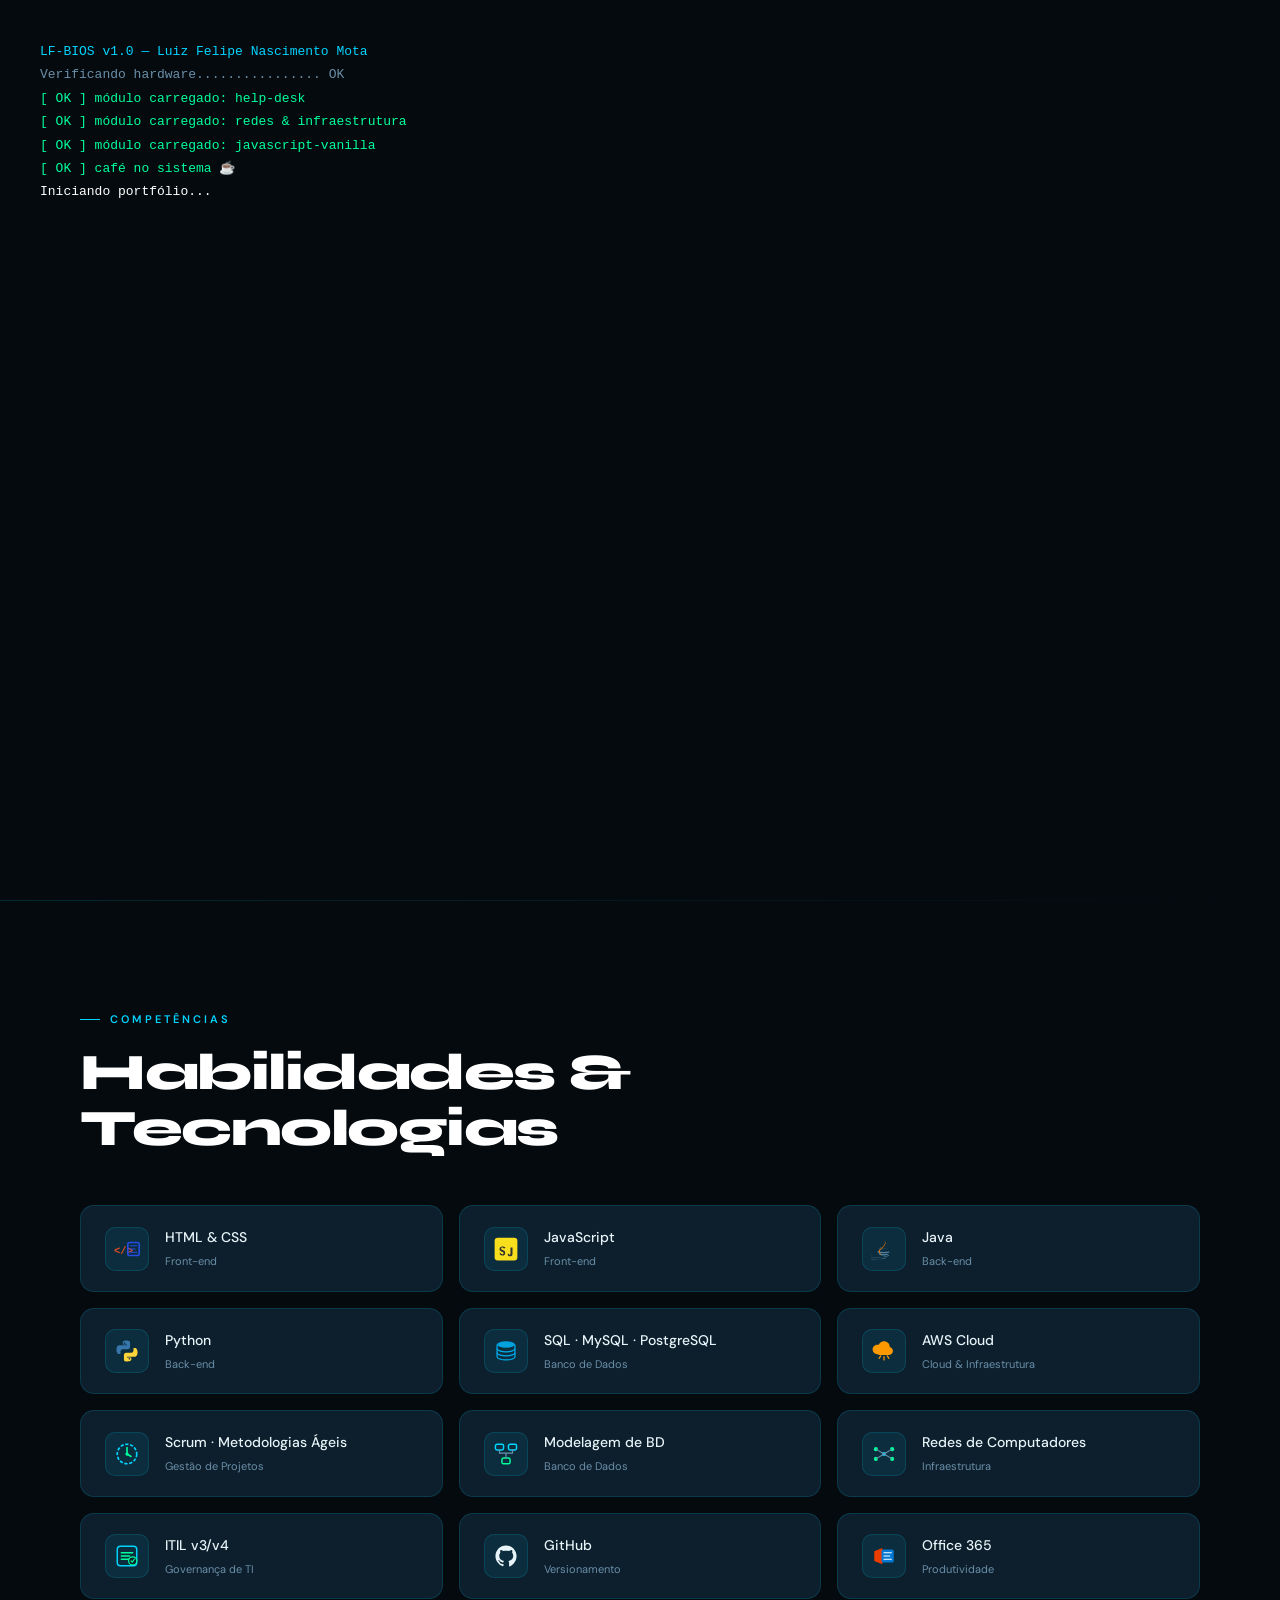
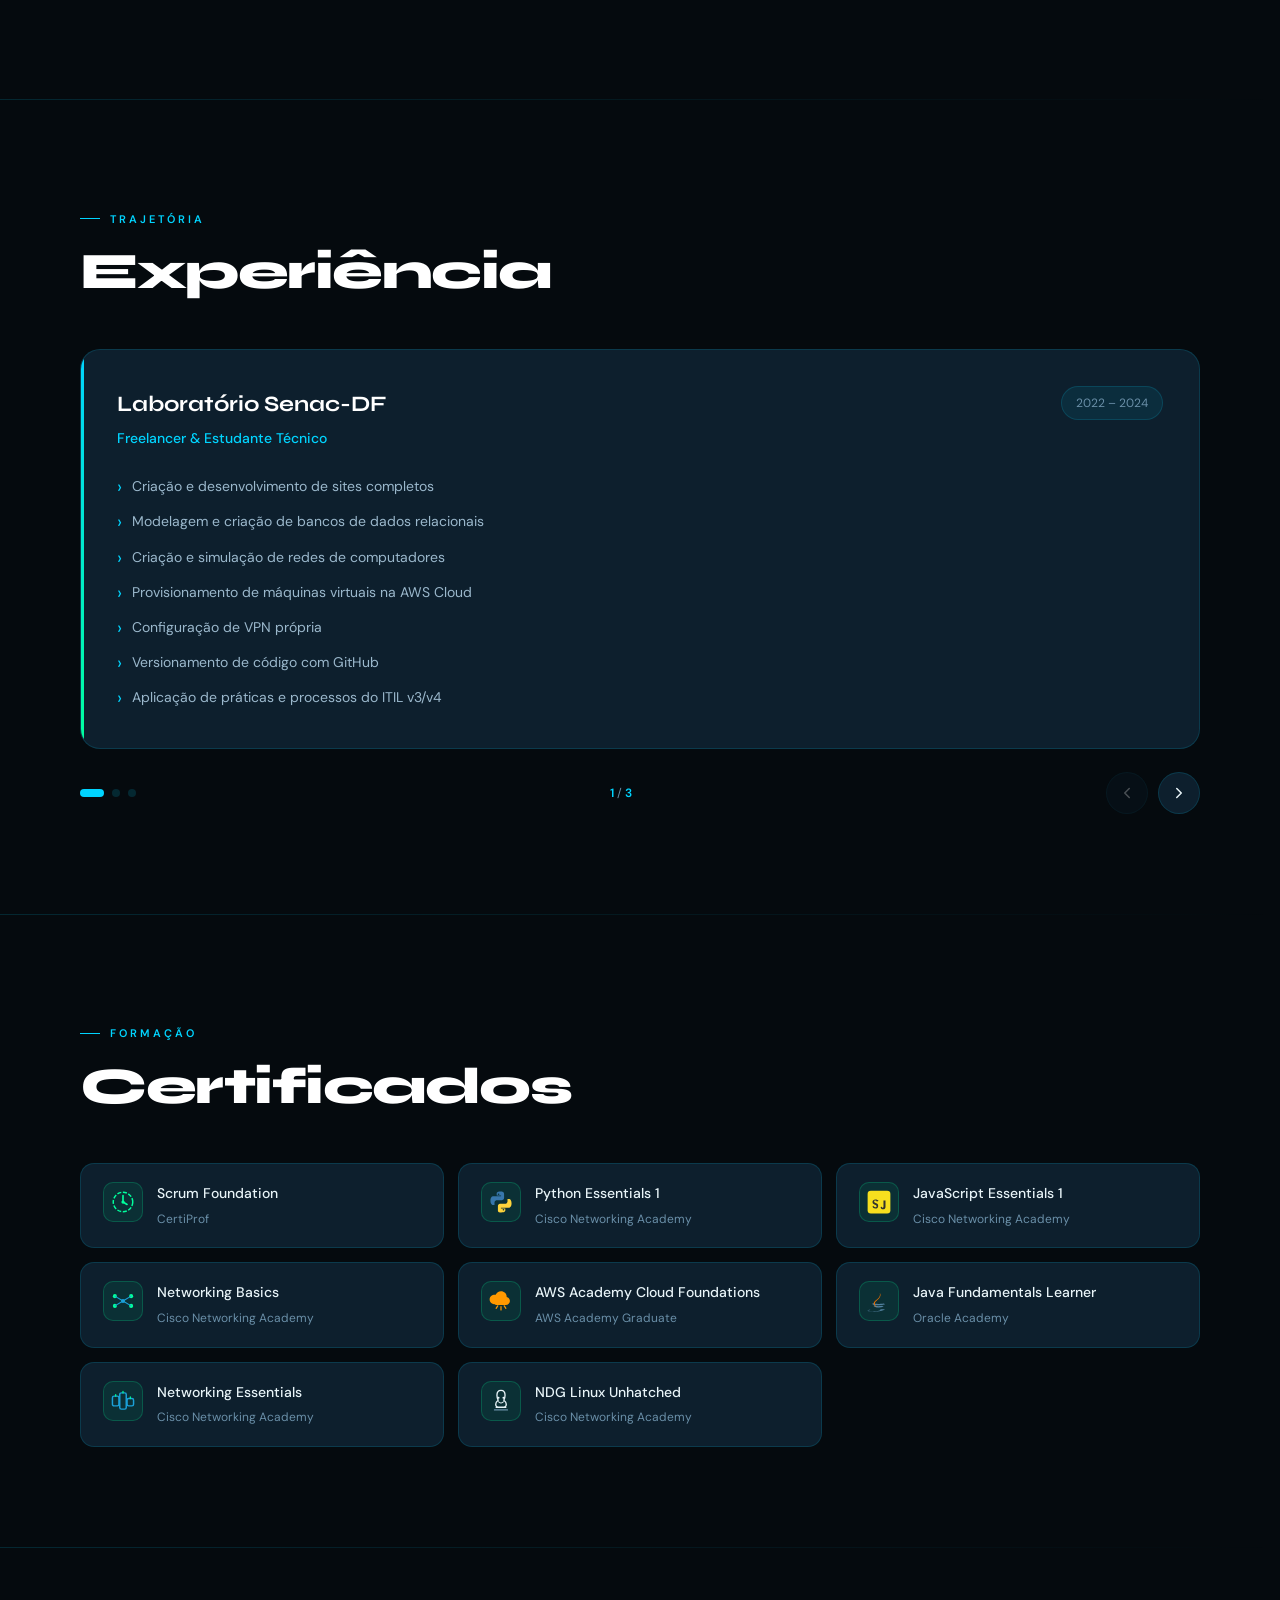
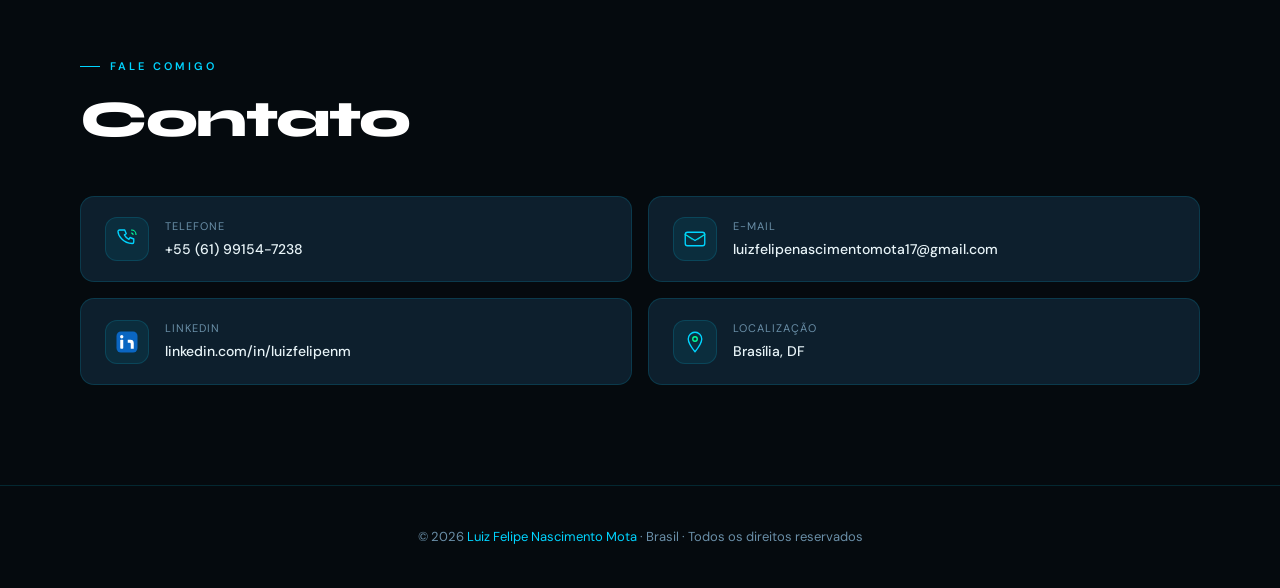
<file: index.html>
<!DOCTYPE html>
<html lang="pt-BR">
<head>
  <meta charset="UTF-8">
  <meta name="viewport" content="width=device-width, initial-scale=1.0">
  <link rel="icon" href="./assets/img/lf.ico" type="image/x-icon">
  <link rel="apple-touch-icon" href="./assets/img/lf-icon-512.png">
  <title> Luiz Felipe/Portfólio</title>
  <!-- Open Graph (preview em WhatsApp, Instagram, LinkedIn...) -->
  <meta property="og:type" content="website">
  <meta property="og:title" content="Luiz Felipe Nascimento Mota — Suporte de TI & Dev Web">
  <meta property="og:description" content="Portfólio de Luiz Felipe: suporte de TI, redes e projetos web feitos do zero com HTML, CSS e JavaScript. Brasília-DF.">
  <meta property="og:image" content="https://luizfelipenm.dev/assets/img/og-image.png">
  <meta property="og:image:width" content="1200">
  <meta property="og:image:height" content="630">
  <meta property="og:url" content="https://luizfelipenm.dev/">
  <meta name="twitter:card" content="summary_large_image">
  <meta name="description" content="Portfólio de Luiz Felipe: suporte de TI, redes e projetos web feitos do zero com HTML, CSS e JavaScript. Brasília-DF.">
  <link rel="preconnect" href="https://fonts.googleapis.com">
  <link href="https://fonts.googleapis.com/css2?family=Syne:wght@400;600;700;800&family=DM+Sans:ital,wght@0,300;0,400;0,500;1,300&display=swap" rel="stylesheet">
  <link rel="stylesheet" href="./assets/css/index.css">
  <link rel="stylesheet" href="./assets/css/efeitos.css">
</head>
<body>

<!-- Boot screen (primeira visita da sessão) -->
<div class="boot-screen" id="bootScreen">
  <div class="boot-log" id="bootLog"></div>
</div>

<!-- Cursor glow -->
<div class="cursor-glow" id="cursorGlow"></div>

<!-- Atalho flutuante: Terminal -->
<a href="./terminal.html" class="term-fab" title="Abrir o terminal interativo">
  <span class="term-fab-dots"><span></span><span></span><span></span></span>
  <span class="term-fab-text"><b>~$</b> terminal</span>
</a>

<!-- Navigation -->
<nav>
  <a href="#sobre" class="nav-logo">LF.</a>
  <ul class="nav-links">
    <li><a href="#sobre">Sobre</a></li>
    <li><a href="#habilidades">Skills</a></li>
    <li><a href="#experiencia">Experiência</a></li>
    <li><a href="#certificados">Certificados</a></li>
    <li><a href="#contato">Contato</a></li>
    <li><a href="./projetos.html" class="nav-projects">🗂️ Projetos</a></li>
    <li class="nav-games-wrap">
      <button class="nav-minigame nav-games-btn" id="gamesBtn" type="button">🎮 Mini Games ▾</button>
      <div class="games-dropdown" id="gamesDropdown">
        <a href="./speedtyping.html" class="games-dropdown-item">
          <span class="games-dd-icon">⌨️</span>
          <span>
            <span class="games-dd-name">Speed Typing</span>
            <span class="games-dd-sub">Termos de TI contra o tempo</span>
          </span>
        </a>
        <a href="./python.html" class="games-dropdown-item">
          <span class="games-dd-icon">🐍</span>
          <span>
            <span class="games-dd-name">Python Snake</span>
            <span class="games-dd-sub">A cobrinha caçadora de bugs</span>
          </span>
        </a>
      </div>
    </li>
  </ul>
  <button class="nav-hamburger" id="hamburger" aria-label="Abrir menu">
    <span></span><span></span><span></span>
  </button>
</nav>

<!-- Mobile Drawer -->
<div class="nav-drawer" id="navDrawer">
  <a href="#sobre"        onclick="closeDrawer()">Sobre</a>
  <a href="#habilidades"  onclick="closeDrawer()">Skills</a>
  <a href="#experiencia"  onclick="closeDrawer()">Experiência</a>
  <a href="#certificados" onclick="closeDrawer()">Certificados</a>
  <a href="#contato"      onclick="closeDrawer()">Contato</a>
  <a href="./projetos.html" class="drawer-projects">🗂️ Projetos</a>
  <div class="drawer-games-group">
    <div class="drawer-games-label">🎮 Mini Games</div>
    <div class="drawer-games-links">
      <a href="./speedtyping.html" onclick="closeDrawer()" class="drawer-game-item">⌨️ Speed Typing</a>
      <a href="./python.html" onclick="closeDrawer()" class="drawer-game-item">🐍 Python Snake</a>
    </div>
  </div>
</div>

<!-- Hero -->
<section class="hero" id="sobre">
  <div class="hero-content">
    <div class="hero-eyebrow">Disponível para oportunidades</div>
    <h1 class="hero-name">Luiz <span>Felipe</span><br>Nascimento Mota</h1>
    <p class="hero-role">Help Desk TI</p>
    <p class="hero-bio">
      Olá! Tenho 22 anos, trabalho de Help Desk na Ford Slaviero Brasília e concluí meu ensino superior no curso de Gestão da Tecnologia da Informação na Faculdade de Tecnologia e Inovação do Senac-DF. Apaixonado por tecnologia desde a infância, meu objetivo é crescer na área de TI, adquirindo experiência e certificações para construir uma carreira sólida.
    </p>
    <div class="hero-ctas">
      <a href="#contato" class="btn-primary">
        <svg width="16" height="16" viewBox="0 0 24 24" fill="none" stroke="currentColor" stroke-width="2.5"><path d="M4 4h16c1.1 0 2 .9 2 2v12c0 1.1-.9 2-2 2H4c-1.1 0-2-.9-2-2V6c0-1.1.9-2 2-2z"/><polyline points="22,6 12,13 2,6"/></svg>
        Entrar em Contato
      </a>
      <a href="./assets/curriculo-luiz-felipe.pdf" download class="btn-secondary">
        <svg width="16" height="16" viewBox="0 0 24 24" fill="none" stroke="currentColor" stroke-width="2.5" stroke-linecap="round" stroke-linejoin="round"><path d="M21 15v4a2 2 0 0 1-2 2H5a2 2 0 0 1-2-2v-4"/><polyline points="7 10 12 15 17 10"/><line x1="12" y1="15" x2="12" y2="3"/></svg>
        Baixar Currículo
      </a>
      <a href="https://www.linkedin.com/in/luizfelipenm/" target="_blank" class="btn-secondary">
        <svg width="16" height="16" viewBox="0 0 24 24" fill="currentColor"><path d="M16 8a6 6 0 0 1 6 6v7h-4v-7a2 2 0 0 0-2-2 2 2 0 0 0-2 2v7h-4v-7a6 6 0 0 1 6-6zM2 9h4v12H2z"/><circle cx="4" cy="4" r="2"/></svg>
        LinkedIn
      </a>
    </div>
    <!-- Seção "Agora" — atualize esta linha sempre que mudar de foco -->
    <div class="now-box">
      <span class="now-dot"></span>
      <span><b>Agora:</b> desenvolvendo o Perto App · React Native &amp; Supabase Realtime</span>
    </div>
  </div>
  <div class="hero-photo-wrap">
    <div class="hero-photo-frame">
      <img src="./assets/img/luizfelipenm.jpg" alt="Foto de Luiz Felipe"
           onerror="this.style.display='none'; this.nextElementSibling.style.display='flex';">
      <div class="hero-photo-placeholder" style="display:none;">LF</div>
    </div>
    <div class="floating-badge">
      <strong>22</strong>
      anos de idade
    </div>
  </div>
</section>

<div class="divider"></div>

<!-- Habilidades -->
<section id="habilidades">
  <div class="reveal">
    <div class="section-label">Competências</div>
    <h2 class="section-title">Habilidades &<br>Tecnologias</h2>
  </div>
  <div class="skills-grid">
    <!-- HTML & CSS -->
    <div class="skill-card reveal" style="animation-delay:0.05s">
      <div class="skill-icon icon-bounce">
        <svg viewBox="0 0 32 32" fill="none" xmlns="http://www.w3.org/2000/svg">
          <text x="0" y="22" font-size="13" font-weight="900" font-family="monospace" fill="#e44d26">&lt;/&gt;</text>
          <rect x="17" y="8" width="14" height="16" rx="2" fill="none" stroke="#264de4" stroke-width="2"/>
          <path d="M20 12h8M20 16h6M20 20h8" stroke="#264de4" stroke-width="1.5" stroke-linecap="round"/>
        </svg>
      </div>
      <div><div class="skill-name">HTML & CSS</div><div class="skill-cat">Front-end</div></div>
    </div>

    <!-- JavaScript -->
    <div class="skill-card reveal" style="animation-delay:0.1s">
      <div class="skill-icon icon-bounce">
        <svg viewBox="0 0 32 32" fill="none" xmlns="http://www.w3.org/2000/svg">
          <rect x="2" y="2" width="28" height="28" rx="4" fill="#f7df1e"/>
          <path d="M18 22c0 2 1.2 3 3 3s3-1 3-3V14h-2.5v7.8c0 .8-.4 1.2-1 1.2s-1-.5-1-1.2L18 22z" fill="#323330"/>
          <path d="M8 21.5c.5 1.2 1.5 2.5 3.5 2.5 2.2 0 3.5-1.2 3.5-3.2 0-1.8-1-2.7-3-3.5-1.5-.6-2-.9-2-1.8 0-.7.5-1.2 1.5-1.2.9 0 1.5.5 2 1.3l2-1.3C14.8 13.8 13.5 13 11.5 13c-2 0-3.5 1.2-3.5 3 0 1.8 1.2 2.7 3 3.5 1.5.6 2 1 2 1.8 0 .8-.6 1.2-1.5 1.2-1.2 0-2-.7-2.5-1.8L8 21.5z" fill="#323330"/>
        </svg>
      </div>
      <div><div class="skill-name">JavaScript</div><div class="skill-cat">Front-end</div></div>
    </div>

    <!-- Java -->
    <div class="skill-card reveal" style="animation-delay:0.15s">
      <div class="skill-icon icon-bounce">
        <svg viewBox="0 0 32 32" fill="none" xmlns="http://www.w3.org/2000/svg">
          <path d="M11 21s-1.5.9 1 1.2c3 .3 4.5.3 7.8-.3 0 0 .9.5 2 1-7 3-15.8-.5-10.8-1.9z" fill="#5382a1"/>
          <path d="M10 18s-1.7 1.3 1 1.5c3.5.3 6.3.3 11-.4 0 0 .6.6 1.5.9-9.7 2.8-20.5.2-13.5-2z" fill="#5382a1"/>
          <path d="M17 6s3.5 3.5-3.3 9c-5.5 4.3-1.3 6.7 0 9.5-3-2.7-5.2-5.1-3.7-7.3C12 14 18.5 12.3 17 6z" fill="#e76f00"/>
          <path d="M17.5 26s1.2 1-1 1.8c-3.8 1.2-16 1.5-19.4.5-1.2-.5.8-1 1.8-1.3.5-.1.8-.2.8-.2-1-.7-6 1.3-2.5 1.8 9.5 1.5 17.3-.7 20.3-2.6z" fill="#5382a1"/>
          <path d="M12.5 14.3S8.3 15.5 11 15.9c1.2.2 3.5.1 5.8-.1 1.8-.2 3.6-.5 3.6-.5s-.6.3-1 .5c-4 1-11.7.5-9.5-.5 1.9-.8 3.6-.9 3.6-.9l-1-.1z" fill="#5382a1"/>
          <path d="M22 23.3s1.1.9-1.2 1.6c-4.5 1.3-18.7 1.7-22.7.5-1.4-.4.9-1.1 2-1.3.6-.1.9-.1.9-.1-1.1-.8-7.2 1.5-3 2 11.1 1.8 20.3-.8 24-2.7z" fill="#5382a1"/>
        </svg>
      </div>
      <div><div class="skill-name">Java</div><div class="skill-cat">Back-end</div></div>
    </div>

    <!-- Python -->
    <div class="skill-card reveal" style="animation-delay:0.2s">
      <div class="skill-icon icon-bounce">
        <svg viewBox="0 0 32 32" fill="none" xmlns="http://www.w3.org/2000/svg">
          <path d="M15.9 3C10.3 3 10.7 5.4 10.7 5.4V8h5.4v1H6.8S3 8.6 3 14.2c0 5.7 3.2 5.5 3.2 5.5H8v-2.7s-.1-3.2 3.2-3.2h5.5s3.1.1 3.1-3V6c0 0 .4-3-3.9-3zM13 5.5a1 1 0 110 2 1 1 0 010-2z" fill="#3776ab"/>
          <path d="M16.1 29c5.6 0 5.2-2.4 5.2-2.4V24h-5.4v-1h9.3s3.8.4 3.8-5.2c0-5.7-3.2-5.5-3.2-5.5H24v2.7s.1 3.2-3.2 3.2h-5.5s-3.1-.1-3.1 3V26s-.4 3 3.9 3zM19 26.5a1 1 0 110-2 1 1 0 010 2z" fill="#ffd43b"/>
        </svg>
      </div>
      <div><div class="skill-name">Python</div><div class="skill-cat">Back-end</div></div>
    </div>

    <!-- SQL/MySQL/PostgreSQL -->
    <div class="skill-card reveal" style="animation-delay:0.25s">
      <div class="skill-icon icon-spin">
        <svg viewBox="0 0 32 32" fill="none" xmlns="http://www.w3.org/2000/svg">
          <ellipse cx="16" cy="8" rx="11" ry="4" fill="#00aff0" opacity=".9"/>
          <path d="M5 8v5c0 2.2 4.9 4 11 4s11-1.8 11-4V8" stroke="#00aff0" stroke-width="1.5"/>
          <path d="M5 13v5c0 2.2 4.9 4 11 4s11-1.8 11-4v-5" stroke="#00aff0" stroke-width="1.5"/>
          <path d="M5 18v5c0 2.2 4.9 4 11 4s11-1.8 11-4v-5" stroke="#00aff0" stroke-width="1.5"/>
        </svg>
      </div>
      <div><div class="skill-name">SQL · MySQL · PostgreSQL</div><div class="skill-cat">Banco de Dados</div></div>
    </div>

    <!-- AWS -->
    <div class="skill-card reveal" style="animation-delay:0.3s">
      <div class="skill-icon icon-bounce">
        <svg viewBox="0 0 32 32" fill="none" xmlns="http://www.w3.org/2000/svg">
          <path d="M9 20c-4 0-7-2.7-7-6s2.8-5.8 6.5-5.8c.3 0 .6 0 .9.1C10.5 6 13 4 16 4c3.9 0 7 3 7 6.5 0 .2 0 .4-.1.6 2.5.7 4.1 2.7 4.1 5 0 2.7-2.3 4.9-5.2 4.9H9z" fill="#ff9900"/>
          <path d="M10 25l2-3M16 27v-4M22 25l-2-3" stroke="#ff9900" stroke-width="1.5" stroke-linecap="round"/>
        </svg>
      </div>
      <div><div class="skill-name">AWS Cloud</div><div class="skill-cat">Cloud & Infraestrutura</div></div>
    </div>

    <!-- Scrum -->
    <div class="skill-card reveal" style="animation-delay:0.35s">
      <div class="skill-icon icon-spin">
        <svg viewBox="0 0 32 32" fill="none" xmlns="http://www.w3.org/2000/svg">
          <circle cx="16" cy="16" r="12" stroke="#00d4ff" stroke-width="2" stroke-dasharray="4 2"/>
          <path d="M16 8v8l5 3" stroke="#00ff9d" stroke-width="2" stroke-linecap="round"/>
          <circle cx="16" cy="16" r="2" fill="#00ff9d"/>
        </svg>
      </div>
      <div><div class="skill-name">Scrum · Metodologias Ágeis</div><div class="skill-cat">Gestão de Projetos</div></div>
    </div>

    <!-- Modelagem BD -->
    <div class="skill-card reveal" style="animation-delay:0.4s">
      <div class="skill-icon icon-bounce">
        <svg viewBox="0 0 32 32" fill="none" xmlns="http://www.w3.org/2000/svg">
          <rect x="3" y="4" width="10" height="7" rx="2" stroke="#00d4ff" stroke-width="1.8"/>
          <rect x="19" y="4" width="10" height="7" rx="2" stroke="#00d4ff" stroke-width="1.8"/>
          <rect x="11" y="21" width="10" height="7" rx="2" stroke="#00ff9d" stroke-width="1.8"/>
          <path d="M8 11v4h16v-4M16 15v6" stroke="#6a8fa8" stroke-width="1.5" stroke-linecap="round"/>
        </svg>
      </div>
      <div><div class="skill-name">Modelagem de BD</div><div class="skill-cat">Banco de Dados</div></div>
    </div>

    <!-- Redes -->
    <div class="skill-card reveal" style="animation-delay:0.45s">
      <div class="skill-icon icon-bounce">
        <svg viewBox="0 0 32 32" fill="none" xmlns="http://www.w3.org/2000/svg">
          <circle cx="16" cy="16" r="2.5" fill="#00d4ff"/>
          <circle cx="6"  cy="10" r="2.5" fill="#00ff9d"/>
          <circle cx="26" cy="10" r="2.5" fill="#00ff9d"/>
          <circle cx="6"  cy="22" r="2.5" fill="#00ff9d"/>
          <circle cx="26" cy="22" r="2.5" fill="#00ff9d"/>
          <path d="M16 16L6 10M16 16L26 10M16 16L6 22M16 16L26 22" stroke="#6a8fa8" stroke-width="1.4"/>
        </svg>
      </div>
      <div><div class="skill-name">Redes de Computadores</div><div class="skill-cat">Infraestrutura</div></div>
    </div>

    <!-- ITIL -->
    <div class="skill-card reveal" style="animation-delay:0.5s">
      <div class="skill-icon icon-bounce">
        <svg viewBox="0 0 32 32" fill="none" xmlns="http://www.w3.org/2000/svg">
          <rect x="4" y="4" width="24" height="24" rx="4" stroke="#00d4ff" stroke-width="1.8"/>
          <path d="M9 12h14M9 16h10M9 20h12" stroke="#00ff9d" stroke-width="1.8" stroke-linecap="round"/>
          <circle cx="23" cy="22" r="5" fill="#0d1f2d" stroke="#00ff9d" stroke-width="1.5"/>
          <path d="M21 22l1.5 1.5L25 20" stroke="#00ff9d" stroke-width="1.5" stroke-linecap="round" stroke-linejoin="round"/>
        </svg>
      </div>
      <div><div class="skill-name">ITIL v3/v4</div><div class="skill-cat">Governança de TI</div></div>
    </div>

    <!-- GitHub -->
    <div class="skill-card reveal" style="animation-delay:0.55s">
      <div class="skill-icon icon-spin">
        <svg viewBox="0 0 32 32" fill="none" xmlns="http://www.w3.org/2000/svg">
          <path d="M16 3C8.8 3 3 8.8 3 16c0 5.8 3.8 10.8 9 12.5.7.1.9-.3.9-.6v-2.2c-3.7.8-4.5-1.8-4.5-1.8-.6-1.5-1.5-1.9-1.5-1.9-1.2-.8.1-.8.1-.8 1.3.1 2 1.4 2 1.4 1.2 2 3 1.4 3.8 1.1.1-.8.5-1.4.9-1.7-2.9-.3-6-1.5-6-6.5 0-1.4.5-2.6 1.4-3.5-.1-.3-.6-1.7.1-3.5 0 0 1.1-.4 3.7 1.4 1.1-.3 2.2-.5 3.4-.5s2.3.2 3.4.5c2.6-1.7 3.7-1.4 3.7-1.4.7 1.8.3 3.2.1 3.5.9.9 1.4 2.1 1.4 3.5 0 5-3.1 6.2-6 6.5.5.4.9 1.2.9 2.5v3.7c0 .4.2.7.9.6C25.2 26.8 29 21.8 29 16c0-7.2-5.8-13-13-13z" fill="#e8f4f8"/>
        </svg>
      </div>
      <div><div class="skill-name">GitHub</div><div class="skill-cat">Versionamento</div></div>
    </div>

    <!-- Office 365 -->
    <div class="skill-card reveal" style="animation-delay:0.6s">
      <div class="skill-icon icon-bounce">
        <svg viewBox="0 0 32 32" fill="none" xmlns="http://www.w3.org/2000/svg">
          <path d="M4 10l10-4v20L4 22V10z" fill="#eb3c00"/>
          <rect x="13" y="8" width="15" height="16" rx="2" fill="#0078d4"/>
          <path d="M16 12h9M16 16h7M16 20h9" stroke="#fff" stroke-width="1.5" stroke-linecap="round"/>
        </svg>
      </div>
      <div><div class="skill-name">Office 365</div><div class="skill-cat">Produtividade</div></div>
    </div>
  </div>
</section>

<div class="divider"></div>

<!-- Experiência -->
<section id="experiencia">
  <div class="reveal">
    <div class="section-label">Trajetória</div>
    <h2 class="section-title">Experiência</h2>
  </div>

  <div class="carousel-wrapper reveal">
    <div class="carousel-track" id="carouselTrack">

      <!-- Card 1 -->
      <div class="exp-card">
        <div class="exp-header">
          <div>
            <div class="exp-company">Laboratório Senac-DF</div>
            <div class="exp-role">Freelancer & Estudante Técnico</div>
          </div>
          <div class="exp-period">2022 – 2024</div>
        </div>
        <ul class="exp-items">
          <li>Criação e desenvolvimento de sites completos</li>
          <li>Modelagem e criação de bancos de dados relacionais</li>
          <li>Criação e simulação de redes de computadores</li>
          <li>Provisionamento de máquinas virtuais na AWS Cloud</li>
          <li>Configuração de VPN própria</li>
          <li>Versionamento de código com GitHub</li>
          <li>Aplicação de práticas e processos do ITIL v3/v4</li>
        </ul>
      </div>

      <!-- Card 2 -->
      <div class="exp-card">
        <div class="exp-header">
          <div>
            <div class="exp-company">BIG BOX 402 — Asa Norte</div>
            <div class="exp-role">Operador de Supermercado</div>
          </div>
          <div class="exp-period">2024</div>
        </div>
        <ul class="exp-items">
          <li>Operação de caixa</li>
          <li>PDV — TOTVS</li>
          <li>Atendimento ao Cliente</li>
          <li>Operação com caixas Autoatendimento (Self-checkout)</li>
          <li>Reposição</li>
          <li>Empacotamento</li>
          <li>Operação em caixas rápidos</li>
        </ul>
      </div>

      <!-- Card 3 -->
      <div class="exp-card">
        <div class="exp-header">
          <div>
            <div class="exp-company">Ford Slaviero Brasília</div>
            <div class="exp-role">Auxiliar / Suporte de TI · CPD</div>
          </div>
          <div class="exp-period">2024 – Atualmente</div>
        </div>
        <ul class="exp-items">
          <li>Infraestrutura de Redes</li>
          <li>Banco de dados — Oracle</li>
          <li>Sistema ERP — Apollo Linx DMS</li>
          <li>Automatizações de serviços com Inteligência Artificial</li>
          <li>VPN</li>
          <li>Active Directory (AD DS), Windows Server, DHCP, DNS, GPOs</li>
          <li>Servidor NAS</li>
        </ul>
      </div>

    </div><!-- /carousel-track -->

    <!-- Controls -->
    <div class="carousel-controls">
      <div class="carousel-dots" id="carouselDots"></div>
      <span class="carousel-counter"><span id="carouselCurrent">1</span> / <span id="carouselTotal">3</span></span>
      <div class="carousel-btns">
        <button class="carousel-btn" id="carouselPrev" aria-label="Anterior">
          <svg width="18" height="18" viewBox="0 0 24 24" fill="none" stroke="currentColor" stroke-width="2" stroke-linecap="round" stroke-linejoin="round"><polyline points="15 18 9 12 15 6"/></svg>
        </button>
        <button class="carousel-btn" id="carouselNext" aria-label="Próximo">
          <svg width="18" height="18" viewBox="0 0 24 24" fill="none" stroke="currentColor" stroke-width="2" stroke-linecap="round" stroke-linejoin="round"><polyline points="9 18 15 12 9 6"/></svg>
        </button>
      </div>
    </div>
  </div>
</section>

<div class="divider"></div>

<!-- Certificados -->
<section id="certificados">
  <div class="reveal">
    <div class="section-label">Formação</div>
    <h2 class="section-title">Certificados</h2>
  </div>
  <div class="certs-grid">
    <!-- Scrum Foundation -->
    <div class="cert-card reveal">
      <div class="cert-icon icon-spin">
        <svg viewBox="0 0 32 32" fill="none" xmlns="http://www.w3.org/2000/svg">
          <circle cx="16" cy="16" r="12" stroke="#00ff9d" stroke-width="1.8" stroke-dasharray="5 2"/>
          <path d="M16 8v8l5 3" stroke="#00ff9d" stroke-width="2" stroke-linecap="round"/>
          <circle cx="16" cy="16" r="2" fill="#00ff9d"/>
        </svg>
      </div>
      <div>
        <div class="cert-name">Scrum Foundation</div>
        <div class="cert-issuer">CertiProf</div>
      </div>
    </div>

    <!-- Python -->
    <div class="cert-card reveal">
      <div class="cert-icon icon-bounce">
        <svg viewBox="0 0 32 32" fill="none" xmlns="http://www.w3.org/2000/svg">
          <path d="M15.9 3C10.3 3 10.7 5.4 10.7 5.4V8h5.4v1H6.8S3 8.6 3 14.2c0 5.7 3.2 5.5 3.2 5.5H8v-2.7s-.1-3.2 3.2-3.2h5.5s3.1.1 3.1-3V6c0 0 .4-3-3.9-3zM13 5.5a1 1 0 110 2 1 1 0 010-2z" fill="#3776ab"/>
          <path d="M16.1 29c5.6 0 5.2-2.4 5.2-2.4V24h-5.4v-1h9.3s3.8.4 3.8-5.2c0-5.7-3.2-5.5-3.2-5.5H24v2.7s.1 3.2-3.2 3.2h-5.5s-3.1-.1-3.1 3V26s-.4 3 3.9 3zM19 26.5a1 1 0 110-2 1 1 0 010 2z" fill="#ffd43b"/>
        </svg>
      </div>
      <div>
        <div class="cert-name">Python Essentials 1</div>
        <div class="cert-issuer">Cisco Networking Academy</div>
      </div>
    </div>

    <!-- JavaScript -->
    <div class="cert-card reveal">
      <div class="cert-icon icon-bounce">
        <svg viewBox="0 0 32 32" fill="none" xmlns="http://www.w3.org/2000/svg">
          <rect x="2" y="2" width="28" height="28" rx="4" fill="#f7df1e"/>
          <path d="M18 22c0 2 1.2 3 3 3s3-1 3-3V14h-2.5v7.8c0 .8-.4 1.2-1 1.2s-1-.5-1-1.2L18 22z" fill="#323330"/>
          <path d="M8 21.5c.5 1.2 1.5 2.5 3.5 2.5 2.2 0 3.5-1.2 3.5-3.2 0-1.8-1-2.7-3-3.5-1.5-.6-2-.9-2-1.8 0-.7.5-1.2 1.5-1.2.9 0 1.5.5 2 1.3l2-1.3C14.8 13.8 13.5 13 11.5 13c-2 0-3.5 1.2-3.5 3 0 1.8 1.2 2.7 3 3.5 1.5.6 2 1 2 1.8 0 .8-.6 1.2-1.5 1.2-1.2 0-2-.7-2.5-1.8L8 21.5z" fill="#323330"/>
        </svg>
      </div>
      <div>
        <div class="cert-name">JavaScript Essentials 1</div>
        <div class="cert-issuer">Cisco Networking Academy</div>
      </div>
    </div>

    <!-- Networking Basics -->
    <div class="cert-card reveal">
      <div class="cert-icon icon-bounce">
        <svg viewBox="0 0 32 32" fill="none" xmlns="http://www.w3.org/2000/svg">
          <circle cx="16" cy="16" r="2.5" fill="#1ba0d8"/>
          <circle cx="6"  cy="10" r="2.5" fill="#00ff9d"/>
          <circle cx="26" cy="10" r="2.5" fill="#00ff9d"/>
          <circle cx="6"  cy="22" r="2.5" fill="#00ff9d"/>
          <circle cx="26" cy="22" r="2.5" fill="#00ff9d"/>
          <path d="M16 16L6 10M16 16L26 10M16 16L6 22M16 16L26 22" stroke="#1ba0d8" stroke-width="1.4"/>
        </svg>
      </div>
      <div>
        <div class="cert-name">Networking Basics</div>
        <div class="cert-issuer">Cisco Networking Academy</div>
      </div>
    </div>

    <!-- AWS -->
    <div class="cert-card reveal">
      <div class="cert-icon icon-bounce">
        <svg viewBox="0 0 32 32" fill="none" xmlns="http://www.w3.org/2000/svg">
          <path d="M9 20c-4 0-7-2.7-7-6s2.8-5.8 6.5-5.8c.3 0 .6 0 .9.1C10.5 6 13 4 16 4c3.9 0 7 3 7 6.5 0 .2 0 .4-.1.6 2.5.7 4.1 2.7 4.1 5 0 2.7-2.3 4.9-5.2 4.9H9z" fill="#ff9900"/>
          <path d="M10 25l2-3M16 27v-4M22 25l-2-3" stroke="#ff9900" stroke-width="1.5" stroke-linecap="round"/>
        </svg>
      </div>
      <div>
        <div class="cert-name">AWS Academy Cloud Foundations</div>
        <div class="cert-issuer">AWS Academy Graduate</div>
      </div>
    </div>

    <!-- Java / Oracle -->
    <div class="cert-card reveal">
      <div class="cert-icon icon-bounce">
        <svg viewBox="0 0 32 32" fill="none" xmlns="http://www.w3.org/2000/svg">
          <path d="M11 21s-1.5.9 1 1.2c3 .3 4.5.3 7.8-.3 0 0 .9.5 2 1-7 3-15.8-.5-10.8-1.9z" fill="#5382a1"/>
          <path d="M10 18s-1.7 1.3 1 1.5c3.5.3 6.3.3 11-.4 0 0 .6.6 1.5.9-9.7 2.8-20.5.2-13.5-2z" fill="#5382a1"/>
          <path d="M17 6s3.5 3.5-3.3 9c-5.5 4.3-1.3 6.7 0 9.5-3-2.7-5.2-5.1-3.7-7.3C12 14 18.5 12.3 17 6z" fill="#e76f00"/>
          <path d="M17.5 26s1.2 1-1 1.8c-3.8 1.2-10 1.5-13.4.5-1.2-.5.8-1 1.8-1.3.5-.1.8-.2.8-.2-1-.7-6 1.3-2.5 1.8 9.5 1.5 17.3-.7 20.3-2.6z" fill="#5382a1"/>
        </svg>
      </div>
      <div>
        <div class="cert-name">Java Fundamentals Learner</div>
        <div class="cert-issuer">Oracle Academy</div>
      </div>
    </div>

    <!-- Networking Essentials -->
    <div class="cert-card reveal">
      <div class="cert-icon icon-spin">
        <svg viewBox="0 0 32 32" fill="none" xmlns="http://www.w3.org/2000/svg">
          <rect x="3" y="10" width="8" height="12" rx="2" stroke="#1ba0d8" stroke-width="1.8"/>
          <rect x="12" y="6" width="8" height="20" rx="2" stroke="#1ba0d8" stroke-width="1.8"/>
          <rect x="21" y="13" width="8" height="9" rx="2" stroke="#1ba0d8" stroke-width="1.8"/>
          <path d="M7 10V8M16 6V4M25 13V11" stroke="#00ff9d" stroke-width="1.5" stroke-linecap="round"/>
        </svg>
      </div>
      <div>
        <div class="cert-name">Networking Essentials</div>
        <div class="cert-issuer">Cisco Networking Academy</div>
      </div>
    </div>

    <!-- Linux -->
    <div class="cert-card reveal">
      <div class="cert-icon icon-bounce">
        <svg viewBox="0 0 32 32" fill="none" xmlns="http://www.w3.org/2000/svg">
          <path d="M16 3c-2.5 0-5 2-5 6 0 2.5.8 4.5 1.5 6-.5.5-3 2-3 5 0 2 1.5 3.5 3 3.5h7c1.5 0 3-1.5 3-3.5 0-3-2.5-4.5-3-5 .7-1.5 1.5-3.5 1.5-6 0-4-2.5-6-5-6z" stroke="#e8f4f8" stroke-width="1.6" fill="none"/>
          <circle cx="13" cy="12" r="1.2" fill="#e8f4f8"/>
          <circle cx="19" cy="12" r="1.2" fill="#e8f4f8"/>
          <path d="M13 17s1 1.5 3 1.5 3-1.5 3-1.5" stroke="#e8f4f8" stroke-width="1.3" stroke-linecap="round"/>
          <path d="M10 24h12" stroke="#e8f4f8" stroke-width="1.5" stroke-linecap="round"/>
          <path d="M8 27h16" stroke="#6a8fa8" stroke-width="1.5" stroke-linecap="round"/>
        </svg>
      </div>
      <div>
        <div class="cert-name">NDG Linux Unhatched</div>
        <div class="cert-issuer">Cisco Networking Academy</div>
      </div>
    </div>
  </div>
</section>

<div class="divider"></div>

<!-- Contato -->
<section id="contato">
  <div class="reveal">
    <div class="section-label">Fale comigo</div>
    <h2 class="section-title">Contato</h2>
  </div>
  <div class="contact-grid reveal">
    <!-- Telefone -->
    <a href="tel:+5561991547238" class="contact-item">
      <div class="contact-ico icon-bounce">
        <svg viewBox="0 0 32 32" fill="none" xmlns="http://www.w3.org/2000/svg">
          <path d="M9 4h4l2 5-2.5 1.5a14 14 0 006 6L20 14l5 2v4c0 1.1-.9 2-2 2C10.4 22 4 10.6 4 6c0-1.1.9-2 2-2h3z" stroke="#00d4ff" stroke-width="1.8" stroke-linecap="round" stroke-linejoin="round"/>
          <path d="M22 4a6 6 0 016 6" stroke="#00ff9d" stroke-width="1.5" stroke-linecap="round"/>
          <path d="M22 8a2 2 0 012 2" stroke="#00ff9d" stroke-width="1.5" stroke-linecap="round"/>
        </svg>
      </div>
      <div>
        <div class="contact-label">Telefone</div>
        <div class="contact-value">+55 (61) 99154-7238</div>
      </div>
    </a>

    <!-- E-mail -->
    <a href="mailto:luizfelipenascimentomota17@gmail.com" class="contact-item">
      <div class="contact-ico icon-bounce">
        <svg viewBox="0 0 32 32" fill="none" xmlns="http://www.w3.org/2000/svg">
          <rect x="3" y="7" width="26" height="18" rx="3" stroke="#00d4ff" stroke-width="1.8"/>
          <path d="M3 10l13 8 13-8" stroke="#00d4ff" stroke-width="1.8" stroke-linecap="round" stroke-linejoin="round"/>
          <path d="M3 10l9 7M29 10l-9 7" stroke="#00ff9d" stroke-width="1" stroke-linecap="round" opacity=".5"/>
        </svg>
      </div>
      <div>
        <div class="contact-label">E-mail</div>
        <div class="contact-value">luizfelipenascimentomota17@gmail.com</div>
      </div>
    </a>

    <!-- LinkedIn -->
    <a href="https://www.linkedin.com/in/luizfelipenm/" target="_blank" class="contact-item">
      <div class="contact-ico icon-bounce">
        <svg viewBox="0 0 32 32" fill="none" xmlns="http://www.w3.org/2000/svg">
          <rect x="2" y="2" width="28" height="28" rx="6" fill="#0a66c2"/>
          <rect x="7" y="13" width="4" height="12" rx="1" fill="#fff"/>
          <circle cx="9" cy="9" r="2.2" fill="#fff"/>
          <path d="M17 13h3.5a4.5 4.5 0 014.5 4.5V25h-4v-6.5a1.5 1.5 0 00-1.5-1.5H17v-4z" fill="#fff"/>
        </svg>
      </div>
      <div>
        <div class="contact-label">LinkedIn</div>
        <div class="contact-value">linkedin.com/in/luizfelipenm</div>
      </div>
    </a>

    <!-- Localização -->
    <div class="contact-item" style="cursor:default;">
      <div class="contact-ico icon-bounce">
        <svg viewBox="0 0 32 32" fill="none" xmlns="http://www.w3.org/2000/svg">
          <path d="M16 3a9 9 0 019 9c0 6-9 17-9 17S7 18 7 12a9 9 0 019-9z" stroke="#00d4ff" stroke-width="1.8" stroke-linejoin="round"/>
          <circle cx="16" cy="12" r="3" stroke="#00ff9d" stroke-width="1.8"/>
        </svg>
      </div>
      <div>
        <div class="contact-label">Localização</div>
        <div class="contact-value">Brasília, DF</div>
      </div>
    </div>
  </div>
</section>

<!-- Footer -->
<footer>
  <p>© 2026 <span>Luiz Felipe Nascimento Mota</span> · Brasil · Todos os direitos reservados</p>
</footer>

<script src="./assets/js/index.js"></script>
<script src="./assets/js/efeitos.js"></script>
</body>
</html>
</file>
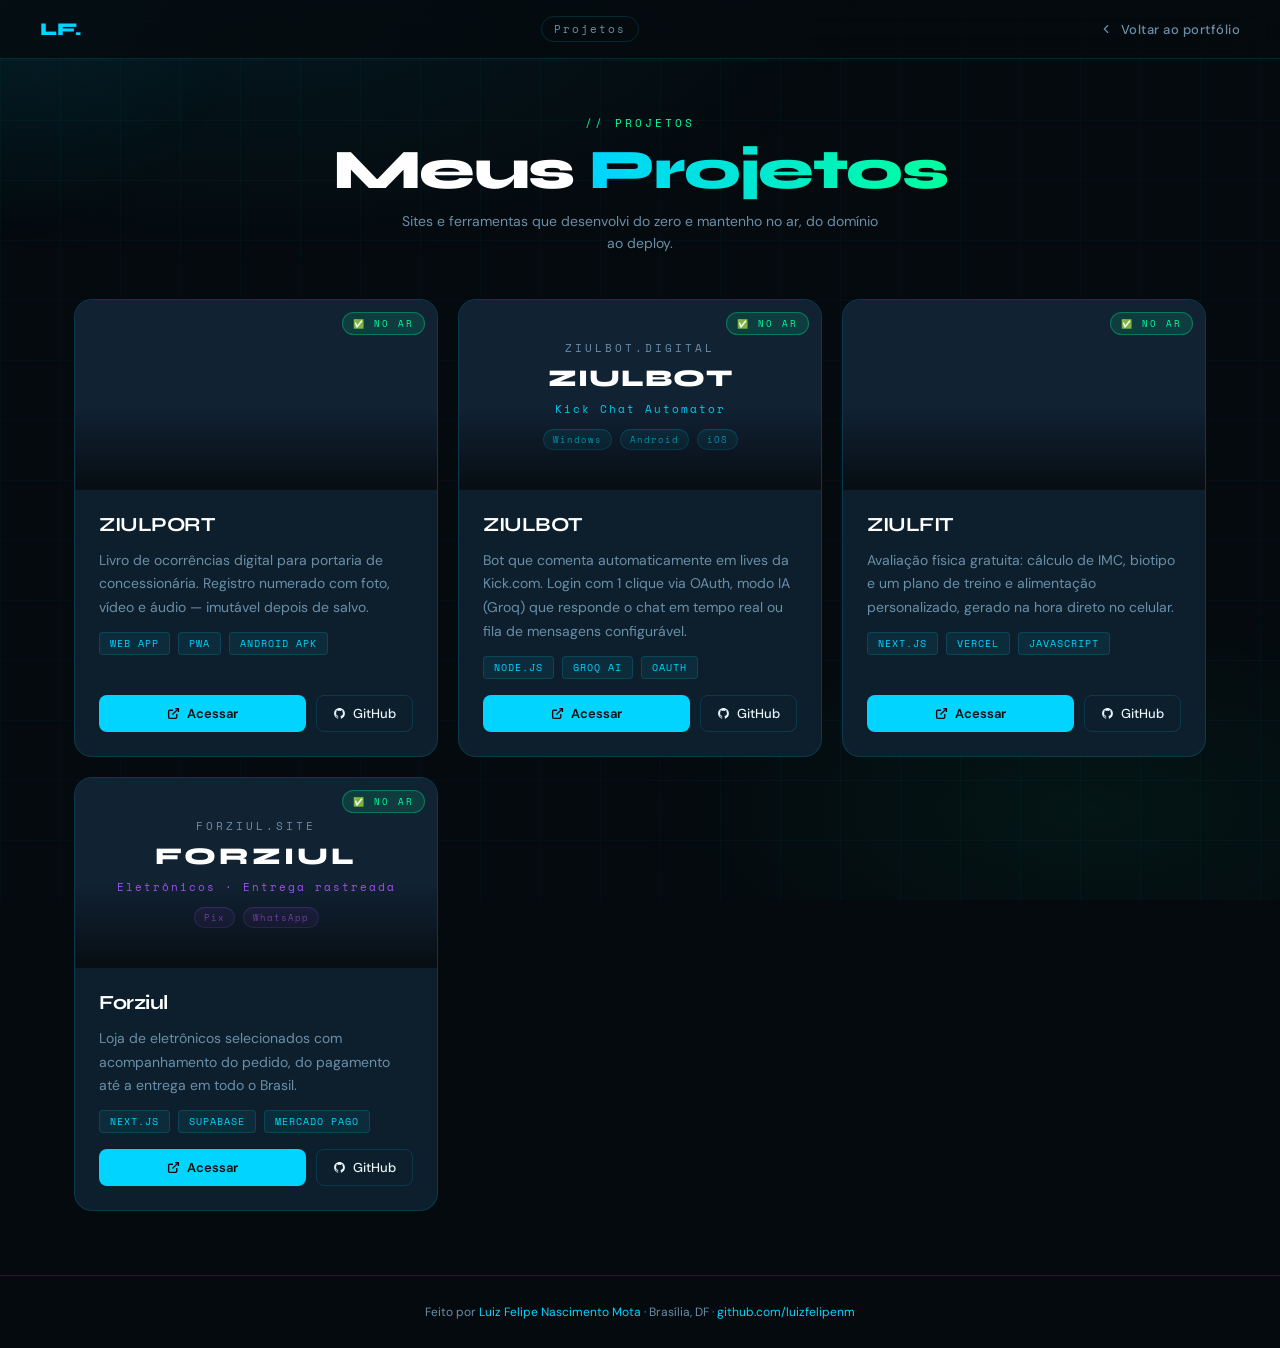
<file: projetos.html>
<!DOCTYPE html>
<html lang="pt-BR">
<head>
  <meta charset="UTF-8">
  <meta name="viewport" content="width=device-width, initial-scale=1.0">
  <link rel="icon" href="./assets/img/lf.ico" type="image/x-icon">
  <link rel="apple-touch-icon" href="./assets/img/lf-icon-512.png">
  <title>Projetos — LF.</title>
  <!-- Open Graph (preview em WhatsApp, Instagram, LinkedIn...) -->
  <meta property="og:type" content="website">
  <meta property="og:title" content="Projetos — Luiz Felipe Nascimento Mota">
  <meta property="og:description" content="Sites e ferramentas que desenvolvi e mantenho no ar: ZIULPORT, ZIULBOT, ZIULFIT e Forziul.">
  <meta property="og:image" content="https://luizfelipenm.dev/assets/img/og-image.png">
  <meta property="og:image:width" content="1200">
  <meta property="og:image:height" content="630">
  <meta property="og:url" content="https://luizfelipenm.dev/projetos.html">
  <meta name="twitter:card" content="summary_large_image">
  <meta name="description" content="Sites e ferramentas que desenvolvi e mantenho no ar: ZIULPORT, ZIULBOT, ZIULFIT e Forziul.">
  <link rel="preconnect" href="https://fonts.googleapis.com">
  <link href="https://fonts.googleapis.com/css2?family=Syne:wght@400;600;700;800&family=DM+Sans:ital,wght@0,300;0,400;0,500;1,300&family=Space+Mono:wght@400;700&display=swap" rel="stylesheet">
  <link rel="stylesheet" href="./assets/css/projetos.css">
  <link rel="stylesheet" href="./assets/css/efeitos.css">
</head>
<body>

<div class="blob" id="blob"></div>

<!-- Nav -->
<nav>
  <a href="./index.html" class="nav-logo">LF.</a>
  <div class="nav-tag">Projetos</div>
  <a href="./index.html" class="nav-back">
    <svg width="14" height="14" viewBox="0 0 24 24" fill="none" stroke="currentColor" stroke-width="2" stroke-linecap="round" stroke-linejoin="round"><polyline points="15 18 9 12 15 6"/></svg>
    Voltar ao portfólio
  </a>
</nav>

<main>

  <!-- Header -->
  <div class="game-header">
    <div class="game-eyebrow">// projetos</div>
    <h1 class="game-title">Meus <span>Projetos</span></h1>
    <p class="game-sub">Sites e ferramentas que desenvolvi do zero e mantenho no ar, do domínio ao deploy.</p>
  </div>

  <!-- Grid -->
  <div class="projects-grid">

    <!-- ZIULPORT -->
    <div class="project-card" style="animation-delay:.05s">
      <div class="project-preview" style="background-image:url('https://ziulport.com.br/assets/og-ziulport.png');">
        <div class="project-status">✅ No Ar</div>
      </div>
      <div class="project-body">
        <div class="project-name">ZIULPORT</div>
        <div class="project-desc">Livro de ocorrências digital para portaria de concessionária. Registro numerado com foto, vídeo e áudio — imutável depois de salvo.</div>
        <div class="project-tags">
          <span class="project-tag">Web App</span>
          <span class="project-tag">PWA</span>
          <span class="project-tag">Android APK</span>
        </div>
        <div class="project-actions">
          <a href="https://ziulport.com.br" target="_blank" rel="noopener" class="btn-primary">
            <svg width="13" height="13" viewBox="0 0 24 24" fill="none" stroke="currentColor" stroke-width="2.5"><path d="M18 13v6a2 2 0 01-2 2H5a2 2 0 01-2-2V8a2 2 0 012-2h6"/><polyline points="15 3 21 3 21 9"/><line x1="10" y1="14" x2="21" y2="3"/></svg>
            Acessar
          </a>
          <a href="https://github.com/luizfelipenm" target="_blank" rel="noopener" class="btn-secondary">
            <svg width="13" height="13" viewBox="0 0 24 24" fill="currentColor"><path d="M12 2C6.477 2 2 6.477 2 12c0 4.418 2.865 8.166 6.839 9.489.5.092.682-.217.682-.482 0-.237-.009-.868-.013-1.703-2.782.603-3.369-1.342-3.369-1.342-.454-1.154-1.11-1.462-1.11-1.462-.908-.62.069-.608.069-.608 1.003.07 1.531 1.03 1.531 1.03.892 1.529 2.341 1.087 2.91.832.092-.647.35-1.088.636-1.338-2.22-.253-4.555-1.11-4.555-4.943 0-1.091.39-1.984 1.029-2.683-.103-.253-.446-1.27.098-2.647 0 0 .84-.269 2.75 1.025A9.578 9.578 0 0112 6.836a9.59 9.59 0 012.504.337c1.909-1.294 2.747-1.025 2.747-1.025.546 1.377.202 2.394.1 2.647.64.699 1.028 1.592 1.028 2.683 0 3.842-2.339 4.687-4.566 4.935.359.309.678.919.678 1.852 0 1.336-.012 2.415-.012 2.743 0 .267.18.579.688.481C19.138 20.163 22 16.418 22 12c0-5.523-4.477-10-10-10z"/></svg>
            GitHub
          </a>
        </div>
      </div>
    </div>

    <!-- ZIULBOT -->
    <div class="project-card" style="animation-delay:.10s">
      <div class="project-preview">
        <div class="project-preview-inner">
          <div class="pp-domain">ziulbot.digital</div>
          <div class="pp-name">ZIULBOT</div>
          <div class="pp-tag" style="color:#00d4ff;">Kick Chat Automator</div>
          <div class="pp-badges">
            <span class="pp-badge" style="background:rgba(0,212,255,.1);border:1px solid rgba(0,212,255,.25);color:#00d4ff;">Windows</span>
            <span class="pp-badge" style="background:rgba(0,212,255,.1);border:1px solid rgba(0,212,255,.25);color:#00d4ff;">Android</span>
            <span class="pp-badge" style="background:rgba(0,212,255,.1);border:1px solid rgba(0,212,255,.25);color:#00d4ff;">iOS</span>
          </div>
        </div>
        <div class="project-status">✅ No Ar</div>
      </div>
      <div class="project-body">
        <div class="project-name">ZIULBOT</div>
        <div class="project-desc">Bot que comenta automaticamente em lives da Kick.com. Login com 1 clique via OAuth, modo IA (Groq) que responde o chat em tempo real ou fila de mensagens configurável.</div>
        <div class="project-tags">
          <span class="project-tag">Node.js</span>
          <span class="project-tag">Groq AI</span>
          <span class="project-tag">OAuth</span>
        </div>
        <div class="project-actions">
          <a href="https://ziulbot.digital" target="_blank" rel="noopener" class="btn-primary">
            <svg width="13" height="13" viewBox="0 0 24 24" fill="none" stroke="currentColor" stroke-width="2.5"><path d="M18 13v6a2 2 0 01-2 2H5a2 2 0 01-2-2V8a2 2 0 012-2h6"/><polyline points="15 3 21 3 21 9"/><line x1="10" y1="14" x2="21" y2="3"/></svg>
            Acessar
          </a>
          <a href="https://github.com/luizfelipenm" target="_blank" rel="noopener" class="btn-secondary">
            <svg width="13" height="13" viewBox="0 0 24 24" fill="currentColor"><path d="M12 2C6.477 2 2 6.477 2 12c0 4.418 2.865 8.166 6.839 9.489.5.092.682-.217.682-.482 0-.237-.009-.868-.013-1.703-2.782.603-3.369-1.342-3.369-1.342-.454-1.154-1.11-1.462-1.11-1.462-.908-.62.069-.608.069-.608 1.003.07 1.531 1.03 1.531 1.03.892 1.529 2.341 1.087 2.91.832.092-.647.35-1.088.636-1.338-2.22-.253-4.555-1.11-4.555-4.943 0-1.091.39-1.984 1.029-2.683-.103-.253-.446-1.27.098-2.647 0 0 .84-.269 2.75 1.025A9.578 9.578 0 0112 6.836a9.59 9.59 0 012.504.337c1.909-1.294 2.747-1.025 2.747-1.025.546 1.377.202 2.394.1 2.647.64.699 1.028 1.592 1.028 2.683 0 3.842-2.339 4.687-4.566 4.935.359.309.678.919.678 1.852 0 1.336-.012 2.415-.012 2.743 0 .267.18.579.688.481C19.138 20.163 22 16.418 22 12c0-5.523-4.477-10-10-10z"/></svg>
            GitHub
          </a>
        </div>
      </div>
    </div>

    <!-- ZIULFIT -->
    <div class="project-card" style="animation-delay:.15s">
      <div class="project-preview" style="background-image:url('https://www.ziulfit.site/assets/img/og-image.png');">
        <div class="project-status">✅ No Ar</div>
      </div>
      <div class="project-body">
        <div class="project-name">ZIULFIT</div>
        <div class="project-desc">Avaliação física gratuita: cálculo de IMC, biotipo e um plano de treino e alimentação personalizado, gerado na hora direto no celular.</div>
        <div class="project-tags">
          <span class="project-tag">Next.js</span>
          <span class="project-tag">Vercel</span>
          <span class="project-tag">JavaScript</span>
        </div>
        <div class="project-actions">
          <a href="https://ziulfit.site" target="_blank" rel="noopener" class="btn-primary">
            <svg width="13" height="13" viewBox="0 0 24 24" fill="none" stroke="currentColor" stroke-width="2.5"><path d="M18 13v6a2 2 0 01-2 2H5a2 2 0 01-2-2V8a2 2 0 012-2h6"/><polyline points="15 3 21 3 21 9"/><line x1="10" y1="14" x2="21" y2="3"/></svg>
            Acessar
          </a>
          <a href="https://github.com/luizfelipenm" target="_blank" rel="noopener" class="btn-secondary">
            <svg width="13" height="13" viewBox="0 0 24 24" fill="currentColor"><path d="M12 2C6.477 2 2 6.477 2 12c0 4.418 2.865 8.166 6.839 9.489.5.092.682-.217.682-.482 0-.237-.009-.868-.013-1.703-2.782.603-3.369-1.342-3.369-1.342-.454-1.154-1.11-1.462-1.11-1.462-.908-.62.069-.608.069-.608 1.003.07 1.531 1.03 1.531 1.03.892 1.529 2.341 1.087 2.91.832.092-.647.35-1.088.636-1.338-2.22-.253-4.555-1.11-4.555-4.943 0-1.091.39-1.984 1.029-2.683-.103-.253-.446-1.27.098-2.647 0 0 .84-.269 2.75 1.025A9.578 9.578 0 0112 6.836a9.59 9.59 0 012.504.337c1.909-1.294 2.747-1.025 2.747-1.025.546 1.377.202 2.394.1 2.647.64.699 1.028 1.592 1.028 2.683 0 3.842-2.339 4.687-4.566 4.935.359.309.678.919.678 1.852 0 1.336-.012 2.415-.012 2.743 0 .267.18.579.688.481C19.138 20.163 22 16.418 22 12c0-5.523-4.477-10-10-10z"/></svg>
            GitHub
          </a>
        </div>
      </div>
    </div>

    <!-- FORZIUL -->
    <div class="project-card" style="animation-delay:.20s">
      <div class="project-preview">
        <div class="project-preview-inner">
          <div class="pp-domain">forziul.site</div>
          <div class="pp-name" style="letter-spacing:3px;">FORZIUL</div>
          <div class="pp-tag" style="color:#a855f7;">Eletrônicos · Entrega rastreada</div>
          <div class="pp-badges">
            <span class="pp-badge" style="background:rgba(168,85,247,.1);border:1px solid rgba(168,85,247,.3);color:#a855f7;">Pix</span>
            <span class="pp-badge" style="background:rgba(168,85,247,.1);border:1px solid rgba(168,85,247,.3);color:#a855f7;">WhatsApp</span>
          </div>
        </div>
        <div class="project-status">✅ No Ar</div>
      </div>
      <div class="project-body">
        <div class="project-name">Forziul</div>
        <div class="project-desc">Loja de eletrônicos selecionados com acompanhamento do pedido, do pagamento até a entrega em todo o Brasil.</div>
        <div class="project-tags">
          <span class="project-tag">Next.js</span>
          <span class="project-tag">Supabase</span>
          <span class="project-tag">Mercado Pago</span>
        </div>
        <div class="project-actions">
          <a href="https://forziul.site" target="_blank" rel="noopener" class="btn-primary">
            <svg width="13" height="13" viewBox="0 0 24 24" fill="none" stroke="currentColor" stroke-width="2.5"><path d="M18 13v6a2 2 0 01-2 2H5a2 2 0 01-2-2V8a2 2 0 012-2h6"/><polyline points="15 3 21 3 21 9"/><line x1="10" y1="14" x2="21" y2="3"/></svg>
            Acessar
          </a>
          <a href="https://github.com/luizfelipenm" target="_blank" rel="noopener" class="btn-secondary">
            <svg width="13" height="13" viewBox="0 0 24 24" fill="currentColor"><path d="M12 2C6.477 2 2 6.477 2 12c0 4.418 2.865 8.166 6.839 9.489.5.092.682-.217.682-.482 0-.237-.009-.868-.013-1.703-2.782.603-3.369-1.342-3.369-1.342-.454-1.154-1.11-1.462-1.11-1.462-.908-.62.069-.608.069-.608 1.003.07 1.531 1.03 1.531 1.03.892 1.529 2.341 1.087 2.91.832.092-.647.35-1.088.636-1.338-2.22-.253-4.555-1.11-4.555-4.943 0-1.091.39-1.984 1.029-2.683-.103-.253-.446-1.27.098-2.647 0 0 .84-.269 2.75 1.025A9.578 9.578 0 0112 6.836a9.59 9.59 0 012.504.337c1.909-1.294 2.747-1.025 2.747-1.025.546 1.377.202 2.394.1 2.647.64.699 1.028 1.592 1.028 2.683 0 3.842-2.339 4.687-4.566 4.935.359.309.678.919.678 1.852 0 1.336-.012 2.415-.012 2.743 0 .267.18.579.688.481C19.138 20.163 22 16.418 22 12c0-5.523-4.477-10-10-10z"/></svg>
            GitHub
          </a>
        </div>
      </div>
    </div>

  </div>
</main>

<footer>
  <p>Feito por <a href="./index.html">Luiz Felipe Nascimento Mota</a> · Brasília, DF · <a href="https://github.com/luizfelipenm" target="_blank" rel="noopener">github.com/luizfelipenm</a></p>
</footer>

<script src="./assets/js/projetos.js"></script>
<script src="./assets/js/efeitos.js"></script>
</body>
</html>
</file>
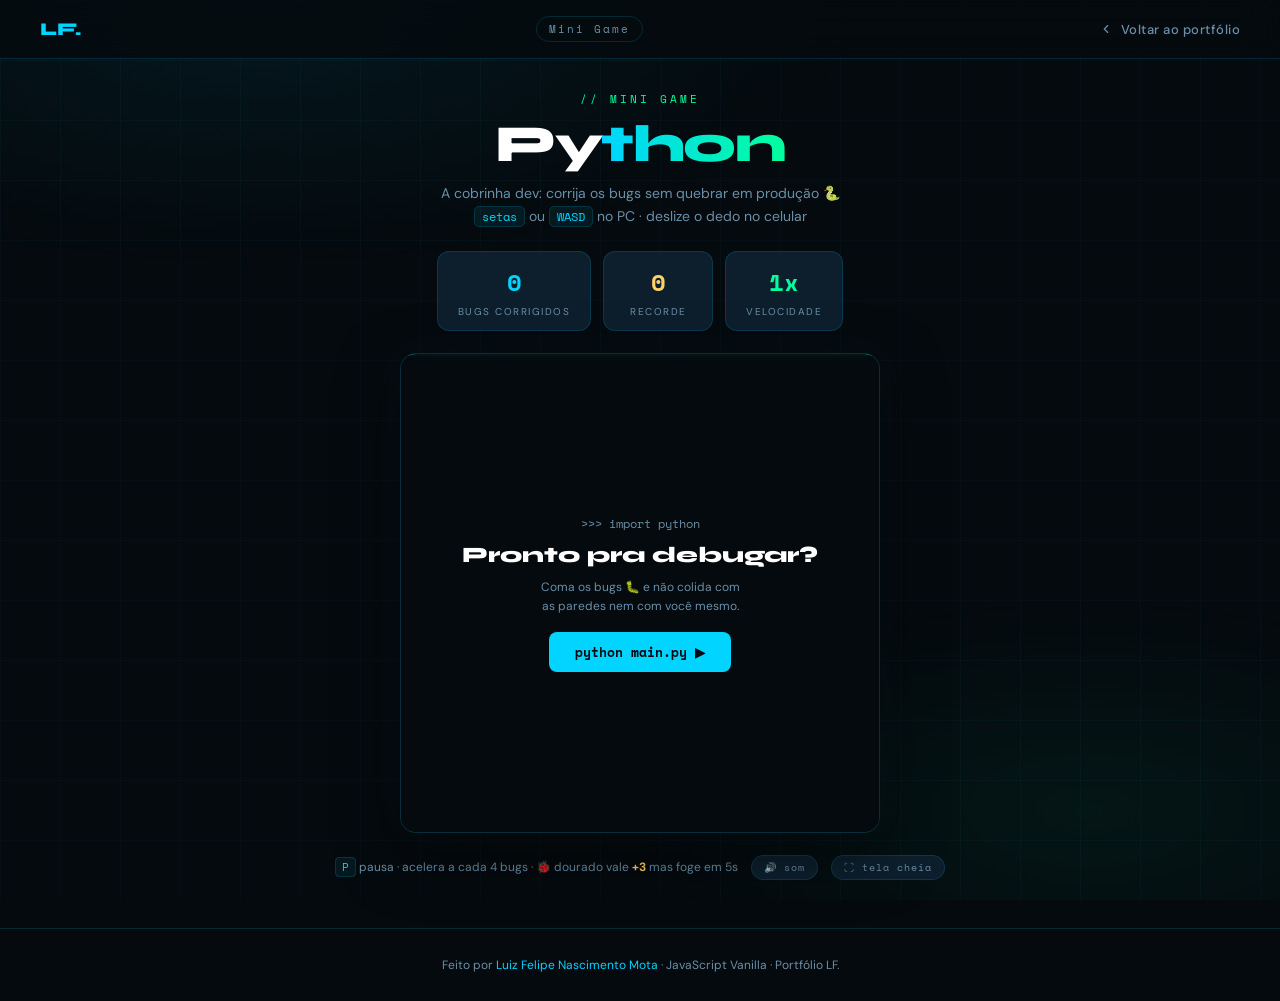
<file: python.html>
<!DOCTYPE html>
<html lang="pt-BR">
<head>
  <meta charset="UTF-8">
  <meta name="viewport" content="width=device-width, initial-scale=1.0">
  <link rel="icon" href="./assets/img/lf.ico" type="image/x-icon">
  <link rel="apple-touch-icon" href="./assets/img/lf-icon-512.png">
  <title>Python — LF.</title>
  <!-- Open Graph (preview em WhatsApp, Instagram, LinkedIn...) -->
  <meta property="og:type" content="website">
  <meta property="og:title" content="Python 🐍 — a cobrinha caçadora de bugs">
  <meta property="og:description" content="A clássica cobrinha em versão dev: corrija o máximo de bugs sem quebrar em produção. Consegue bater meu recorde?">
  <meta property="og:image" content="https://luizfelipenm.dev/assets/img/og-image.png">
  <meta property="og:image:width" content="1200">
  <meta property="og:image:height" content="630">
  <meta property="og:url" content="https://luizfelipenm.dev/python.html">
  <meta name="twitter:card" content="summary_large_image">
  <meta name="description" content="A clássica cobrinha em versão dev: corrija o máximo de bugs sem quebrar em produção.">
  <link rel="preconnect" href="https://fonts.googleapis.com">
  <link href="https://fonts.googleapis.com/css2?family=Syne:wght@400;600;700;800&family=DM+Sans:ital,wght@0,300;0,400;0,500;1,300&family=Space+Mono:wght@400;700&display=swap" rel="stylesheet">
  <link rel="stylesheet" href="./assets/css/python.css">
  <link rel="stylesheet" href="./assets/css/efeitos.css">
</head>
<body>

<!-- Nav -->
<nav>
  <a href="./index.html" class="nav-logo">LF.</a>
  <div class="nav-tag">Mini Game</div>
  <a href="./index.html" class="nav-back">
    <svg width="14" height="14" viewBox="0 0 24 24" fill="none" stroke="currentColor" stroke-width="2" stroke-linecap="round" stroke-linejoin="round"><polyline points="15 18 9 12 15 6"/></svg>
    Voltar ao portfólio
  </a>
</nav>

<main>

  <!-- Header -->
  <div class="game-header">
    <div class="game-eyebrow">// mini game</div>
    <h1 class="game-title">Py<span>thon</span></h1>
    <p class="game-sub">A cobrinha dev: corrija os bugs sem quebrar em produção 🐍<br>
      <code>setas</code> ou <code>WASD</code> no PC · deslize o dedo no celular</p>
  </div>

  <!-- Área do jogo (vai para tela cheia) -->
  <div class="game-area" id="gameArea">

  <!-- Stats -->
  <div class="stats-bar">
    <div class="stat-card">
      <div class="stat-value" id="sScore">0</div>
      <div class="stat-label">Bugs corrigidos</div>
    </div>
    <div class="stat-card">
      <div class="stat-value yellow" id="sRecord">0</div>
      <div class="stat-label">Recorde</div>
    </div>
    <div class="stat-card">
      <div class="stat-value green" id="sSpeed">1x</div>
      <div class="stat-label">Velocidade</div>
    </div>
  </div>

  <!-- Tabuleiro -->
  <div class="board-wrap" id="boardWrap">
    <canvas id="gameCanvas"></canvas>

    <!-- Overlay: início -->
    <div class="overlay" id="startOverlay">
      <div class="overlay-code">&gt;&gt;&gt; import python</div>
      <div class="overlay-title">Pronto pra debugar?</div>
      <div class="overlay-sub">Coma os bugs 🐛 e não colida com<br>as paredes nem com você mesmo.</div>
      <button class="overlay-btn" id="startBtn">python main.py ▶</button>
    </div>

    <!-- Overlay: pausa -->
    <div class="overlay hidden" id="pauseOverlay">
      <div class="overlay-code"># processo pausado</div>
      <div class="overlay-title">Pausado</div>
      <div class="overlay-sub">Pressione P ou toque para continuar</div>
    </div>

    <!-- Overlay: game over -->
    <div class="overlay hidden" id="overOverlay">
      <div class="overlay-code" id="overTrace">Traceback (most recent call last):</div>
      <div class="overlay-error" id="overError">ColisaoError: bateu na parede</div>
      <div class="overlay-score">
        <span id="overScore">0</span> bugs corrigidos
        <span class="overlay-record hidden" id="overRecord">🏆 NOVO RECORDE!</span>
      </div>
      <button class="overlay-btn" id="retryBtn">tentar de novo ↻</button>
      <button class="overlay-btn secundario" id="shareBtn">compartilhar 📤</button>
    </div>
  </div>

  <!-- D-pad (só aparece no touch) -->
  <div class="dpad" id="dpad">
    <button class="dpad-btn dpad-up"    data-dir="up"    aria-label="Cima">▲</button>
    <button class="dpad-btn dpad-left"  data-dir="left"  aria-label="Esquerda">◀</button>
    <button class="dpad-btn dpad-down"  data-dir="down"  aria-label="Baixo">▼</button>
    <button class="dpad-btn dpad-right" data-dir="right" aria-label="Direita">▶</button>
  </div>

  <p class="hint-line">
    <code>P</code> pausa · acelera a cada 4 bugs · 🐞 dourado vale <b>+3</b> mas foge em 5s
    <button class="som-btn" id="somBtn">🔊 som</button>
    <button class="som-btn" id="fsBtn">⛶ tela cheia</button>
  </p>

  </div><!-- /game-area -->

</main>

<footer>
  <p>Feito por <a href="./index.html">Luiz Felipe Nascimento Mota</a> · JavaScript Vanilla · Portfólio LF.</p>
</footer>

<script src="./assets/js/python.js"></script>
<script src="./assets/js/efeitos.js"></script>
</body>
</html>
</file>
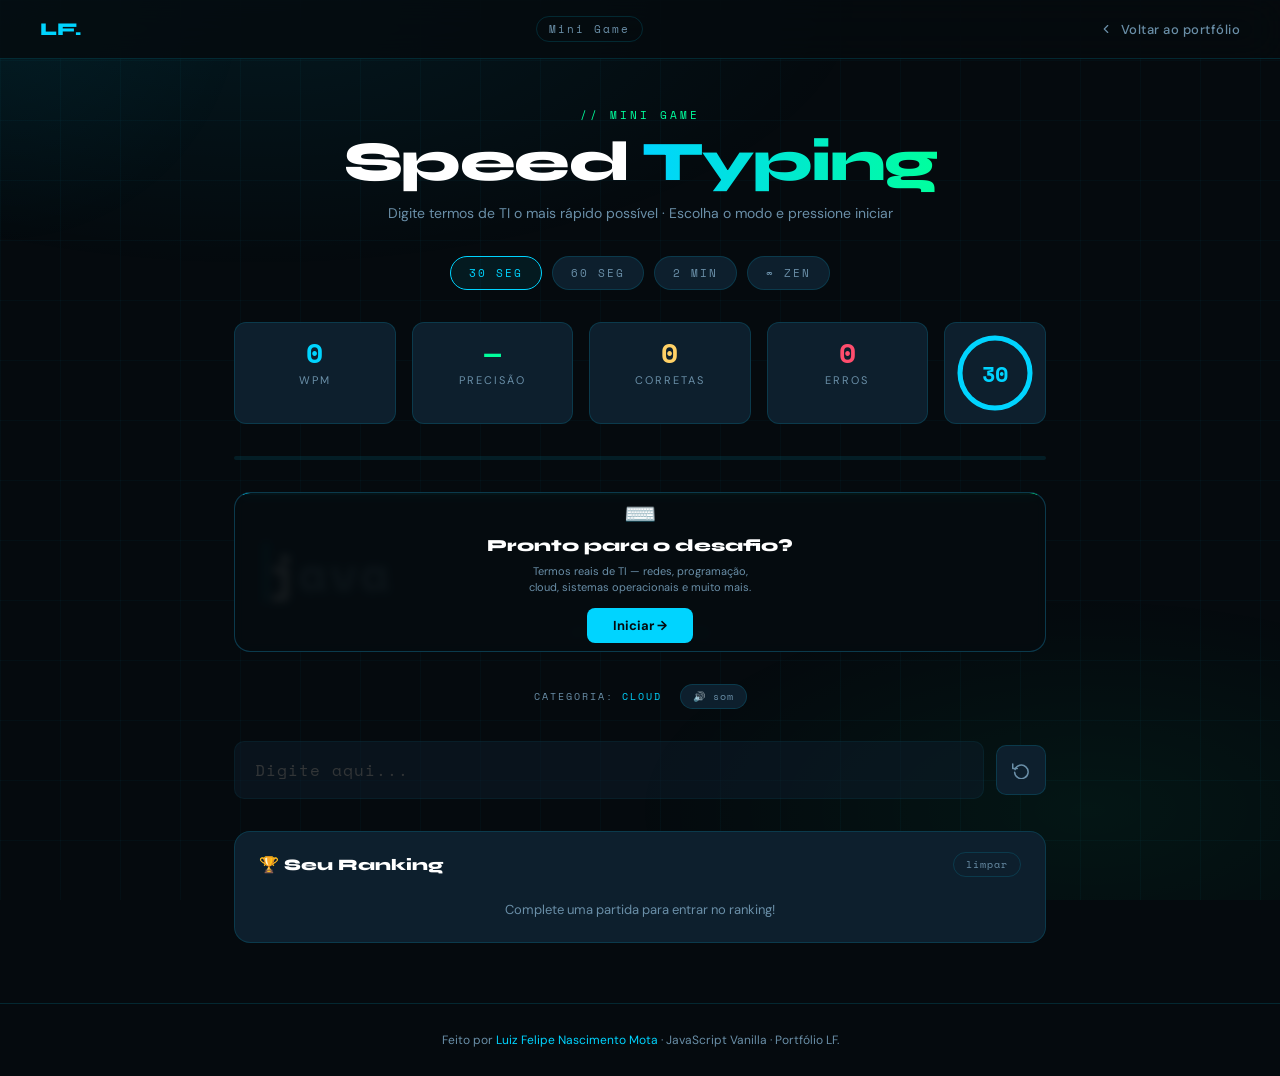
<file: speedtyping.html>
<!DOCTYPE html>
<html lang="pt-BR">
<head>
  <meta charset="UTF-8">
  <meta name="viewport" content="width=device-width, initial-scale=1.0">
  <link rel="icon" href="./assets/img/lf.ico" type="image/x-icon">
  <link rel="apple-touch-icon" href="./assets/img/lf-icon-512.png">
  <title>Speed Typing</title>
  <!-- Open Graph (preview em WhatsApp, Instagram, LinkedIn...) -->
  <meta property="og:type" content="website">
  <meta property="og:title" content="Speed Typing — quantas palavras por minuto você faz?">
  <meta property="og:description" content="Mini-game de digitação rápida com termos reais de TI. Teste seu WPM, compartilhe o resultado e me desafie!">
  <meta property="og:image" content="https://luizfelipenm.dev/assets/img/og-speedtyping.png">
  <meta property="og:image:width" content="1200">
  <meta property="og:image:height" content="630">
  <meta property="og:url" content="https://luizfelipenm.dev/speedtyping.html">
  <meta name="twitter:card" content="summary_large_image">
  <meta name="description" content="Mini-game de digitação rápida com termos reais de TI. Teste seu WPM, compartilhe o resultado e me desafie!">
  <link rel="preconnect" href="https://fonts.googleapis.com">
  <link href="https://fonts.googleapis.com/css2?family=Syne:wght@400;600;700;800&family=DM+Sans:ital,wght@0,300;0,400;0,500;1,300&family=Space+Mono:wght@400;700&display=swap" rel="stylesheet">
  <link rel="stylesheet" href="./assets/css/speedtyping.css">
  <link rel="stylesheet" href="./assets/css/efeitos.css">
</head>
<body>

<div class="blob" id="blob"></div>

<!-- Nav -->
<nav>
  <a href="./index.html" class="nav-logo">LF.</a>
  <div class="nav-tag">Mini Game</div>
  <a href="./index.html" class="nav-back">
    <svg width="14" height="14" viewBox="0 0 24 24" fill="none" stroke="currentColor" stroke-width="2" stroke-linecap="round" stroke-linejoin="round"><polyline points="15 18 9 12 15 6"/></svg>
    Voltar ao portfólio
  </a>
</nav>

<main>

  <!-- Header -->
  <div class="game-header">
    <div class="game-eyebrow">// mini game</div>
    <h1 class="game-title">Speed <span>Typing</span></h1>
    <p class="game-sub">Digite termos de TI o mais rápido possível · Escolha o modo e pressione iniciar</p>
  </div>

  <!-- Mode selector -->
  <div class="mode-bar">
    <button class="mode-btn active" data-mode="30">30 seg</button>
    <button class="mode-btn" data-mode="60">60 seg</button>
    <button class="mode-btn" data-mode="120">2 min</button>
    <button class="mode-btn" data-mode="zen" title="Sem tempo — digita à vontade">∞ Zen</button>
  </div>

  <!-- Stats -->
  <div class="stats-bar">
    <div class="stat-card" id="wpmCard">
      <div class="stat-value" id="statWpm">0</div>
      <div class="stat-label">WPM</div>
    </div>
    <div class="stat-card">
      <div class="stat-value green" id="statAcc">—</div>
      <div class="stat-label">Precisão</div>
    </div>
    <div class="stat-card">
      <div class="stat-value yellow" id="statCorrect">0</div>
      <div class="stat-label">Corretas</div>
    </div>
    <div class="stat-card">
      <div class="stat-value red" id="statErrors">0</div>
      <div class="stat-label">Erros</div>
    </div>
    <!-- Timer ring -->
    <div class="stat-card" style="display:flex;align-items:center;justify-content:center;flex:0 0 auto;padding:10px;">
      <div class="timer-wrap">
        <svg class="timer-ring" width="80" height="80" viewBox="0 0 80 80">
          <circle class="timer-ring-bg" cx="40" cy="40" r="35"/>
          <circle class="timer-ring-prog" id="timerRing" cx="40" cy="40" r="35"/>
        </svg>
        <div class="timer-num" id="timerNum">—</div>
      </div>
    </div>
  </div>

  <!-- Progress -->
  <div class="progress-wrap"><div class="progress-bar" id="progressBar"></div></div>

  <!-- Word display -->
  <div class="word-display-wrap" id="wordWrap">
    <div class="word-display" id="wordDisplay" style="display:flex;flex-wrap:wrap;gap:10px;align-items:center;width:100%;"></div>
    <!-- Start overlay -->
    <div class="overlay" id="startOverlay">
      <div class="overlay-icon">⌨️</div>
      <div class="overlay-title">Pronto para o desafio?</div>
      <div class="overlay-sub">Termos reais de TI — redes, programação,<br>cloud, sistemas operacionais e muito mais.</div>
      <button class="overlay-btn" id="startBtn">Iniciar →</button>
    </div>
  </div>

  <!-- Category info -->
  <div class="category-info" id="catInfo">categoria: <span id="catName">—</span>
    <button class="som-btn" id="somBtn">🔊 som</button>
  </div>

  <!-- Input -->
  <div class="input-row">
    <input
      type="text"
      class="typing-input"
      id="typingInput"
      placeholder="Digite aqui..."
      autocomplete="off"
      autocorrect="off"
      autocapitalize="off"
      spellcheck="false"
      disabled
    >
    <button class="restart-btn" id="restartBtn" title="Reiniciar (R)">
      <svg width="18" height="18" viewBox="0 0 24 24" fill="none" stroke="currentColor" stroke-width="2" stroke-linecap="round" stroke-linejoin="round"><polyline points="1 4 1 10 7 10"/><path d="M3.51 15a9 9 0 1 0 .49-3.5"/></svg>
    </button>
  </div>

  <!-- Results panel -->
  <div class="results-panel" id="resultsPanel">
    <div>
      <div class="result-title" id="resultTitle">Tempo esgotado!</div>
      <div class="result-msg" id="resultMsg"></div>
    </div>
    <div class="results-grid">
      <div class="result-card"><div class="result-val" id="rWpm">0</div><div class="result-label">WPM Final</div></div>
      <div class="result-card"><div class="result-val green" id="rAcc">0%</div><div class="result-label">Precisão</div></div>
      <div class="result-card"><div class="result-val yellow" id="rCorrect">0</div><div class="result-label">Corretas</div></div>
      <div class="result-card"><div class="result-val red" id="rErrors">0</div><div class="result-label">Erros</div></div>
    </div>
    <div class="result-actions">
      <button class="btn-primary" id="playAgainBtn">
        <svg width="14" height="14" viewBox="0 0 24 24" fill="none" stroke="currentColor" stroke-width="2.5" stroke-linecap="round" stroke-linejoin="round"><polyline points="1 4 1 10 7 10"/><path d="M3.51 15a9 9 0 1 0 .49-3.5"/></svg>
        Jogar Novamente
      </button>
      <button class="btn-secondary" id="changeModeBtn">Trocar Modo</button>
      <button class="btn-secondary" id="shareBtn">
        <svg width="14" height="14" viewBox="0 0 24 24" fill="none" stroke="currentColor" stroke-width="2" stroke-linecap="round" stroke-linejoin="round"><circle cx="18" cy="5" r="3"/><circle cx="6" cy="12" r="3"/><circle cx="18" cy="19" r="3"/><line x1="8.59" y1="13.51" x2="15.42" y2="17.49"/><line x1="15.41" y1="6.51" x2="8.59" y2="10.49"/></svg>
        Compartilhar
      </button>
    </div>
  </div>

  <!-- Ranking pessoal (localStorage) -->
  <div class="ranking-panel">
    <div class="ranking-header">
      <span class="ranking-title">🏆 Seu Ranking</span>
      <button class="ranking-clear" id="rankingClear" title="Apagar histórico">limpar</button>
    </div>
    <ol class="ranking-list" id="rankingList"></ol>
    <div class="ranking-empty" id="rankingEmpty">Complete uma partida para entrar no ranking!</div>
  </div>

</main>

<footer>
  <p>Feito por <a href="./index.html">Luiz Felipe Nascimento Mota</a> · JavaScript Vanilla · Portfólio LF.</p>
</footer>

<script src="./assets/js/speedtyping.js"></script>
<script src="./assets/js/efeitos.js"></script>
</body>
</html>
</file>
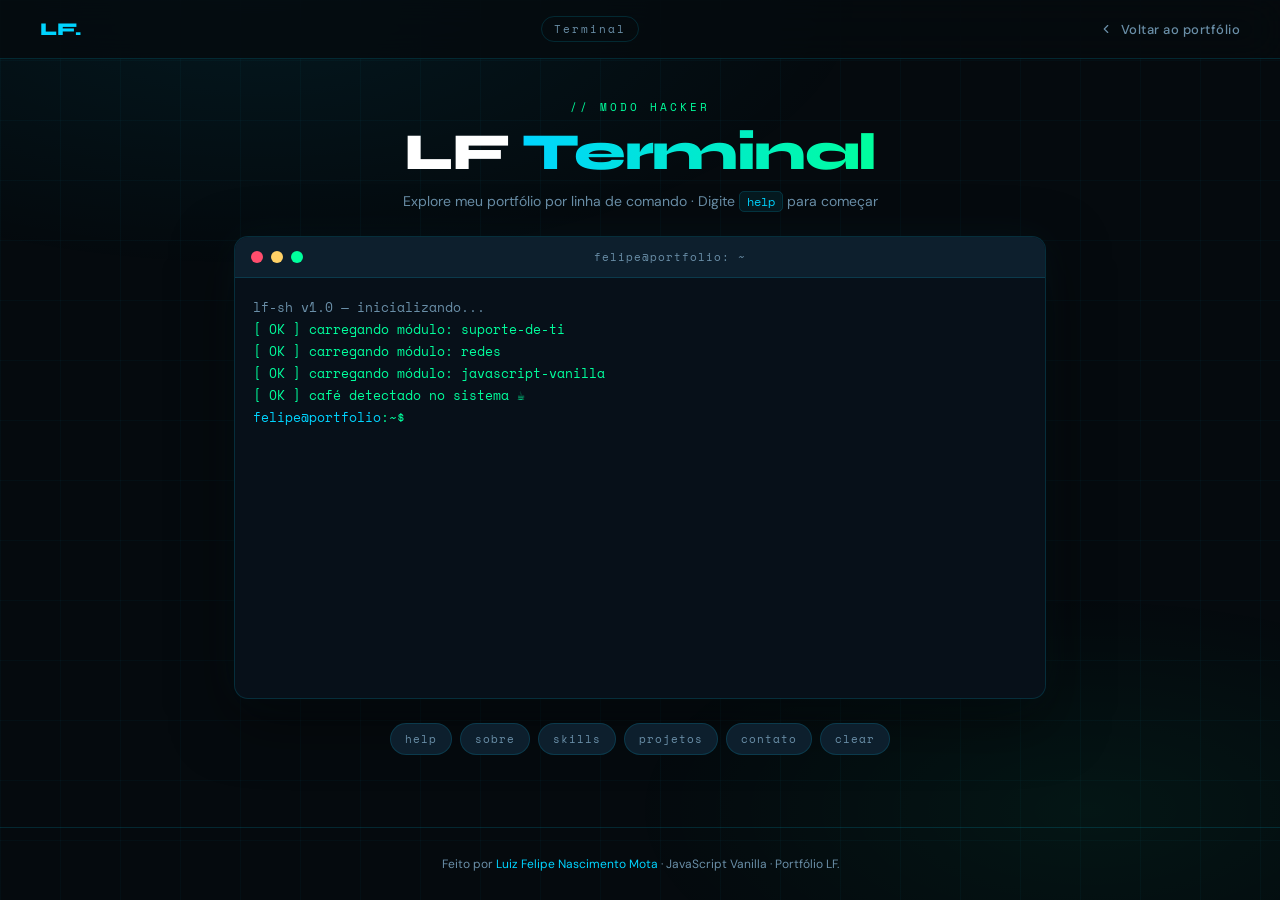
<file: terminal.html>
<!DOCTYPE html>
<html lang="pt-BR">
<head>
  <meta charset="UTF-8">
  <meta name="viewport" content="width=device-width, initial-scale=1.0">
  <link rel="icon" href="./assets/img/lf.ico" type="image/x-icon">
  <link rel="apple-touch-icon" href="./assets/img/lf-icon-512.png">
  <title>Terminal — LF.</title>
  <!-- Open Graph (preview em WhatsApp, Instagram, LinkedIn...) -->
  <meta property="og:type" content="website">
  <meta property="og:title" content="LF Terminal — explore o portfólio por linha de comando">
  <meta property="og:description" content="Um terminal interativo de verdade: digite comandos, descubra easter eggs e conheça meu trabalho no modo hacker.">
  <meta property="og:image" content="https://luizfelipenm.dev/assets/img/og-terminal.png">
  <meta property="og:image:width" content="1200">
  <meta property="og:image:height" content="630">
  <meta property="og:url" content="https://luizfelipenm.dev/terminal.html">
  <meta name="twitter:card" content="summary_large_image">
  <meta name="description" content="Um terminal interativo de verdade: digite comandos, descubra easter eggs e conheça meu trabalho no modo hacker.">
  <link rel="preconnect" href="https://fonts.googleapis.com">
  <link href="https://fonts.googleapis.com/css2?family=Syne:wght@400;600;700;800&family=DM+Sans:ital,wght@0,300;0,400;0,500;1,300&family=Space+Mono:wght@400;700&display=swap" rel="stylesheet">
  <link rel="stylesheet" href="./assets/css/terminal.css">
  <link rel="stylesheet" href="./assets/css/efeitos.css">
</head>
<body>

<!-- Nav -->
<nav>
  <a href="./index.html" class="nav-logo">LF.</a>
  <div class="nav-tag">Terminal</div>
  <a href="./index.html" class="nav-back">
    <svg width="14" height="14" viewBox="0 0 24 24" fill="none" stroke="currentColor" stroke-width="2" stroke-linecap="round" stroke-linejoin="round"><polyline points="15 18 9 12 15 6"/></svg>
    Voltar ao portfólio
  </a>
</nav>

<main>

  <!-- Header -->
  <div class="game-header">
    <div class="game-eyebrow">// modo hacker</div>
    <h1 class="game-title">LF <span>Terminal</span></h1>
    <p class="game-sub">Explore meu portfólio por linha de comando · Digite <code>help</code> para começar</p>
  </div>

  <!-- Terminal -->
  <div class="term">
    <div class="term-bar">
      <span class="term-dot r"></span>
      <span class="term-dot y"></span>
      <span class="term-dot g"></span>
      <span class="term-bar-title">felipe@portfolio: ~</span>
    </div>
    <div class="term-body" id="termBody"></div>
  </div>

  <!-- Atalhos (útil no celular) -->
  <div class="chips" id="chips">
    <button class="chip" data-cmd="help">help</button>
    <button class="chip" data-cmd="sobre">sobre</button>
    <button class="chip" data-cmd="skills">skills</button>
    <button class="chip" data-cmd="projetos">projetos</button>
    <button class="chip" data-cmd="contato">contato</button>
    <button class="chip" data-cmd="clear">clear</button>
  </div>

</main>

<footer>
  <p>Feito por <a href="./index.html">Luiz Felipe Nascimento Mota</a> · JavaScript Vanilla · Portfólio LF.</p>
</footer>

<script src="./assets/js/terminal.js"></script>
<script src="./assets/js/efeitos.js"></script>
</body>
</html>
</file>
<file: assets/css/index.css>
:root {
  --bg: #050a0e;
  --bg2: #0a1520;
  --accent: #00d4ff;
  --accent2: #00ff9d;
  --accent3: #7b5ea7;
  --text: #e8f4f8;
  --muted: #6a8fa8;
  --card: #0d1f2d;
  --border: rgba(0, 212, 255, 0.15);
  --glow: rgba(0, 212, 255, 0.08);
}
*, *::before, *::after { box-sizing: border-box; margin: 0; padding: 0; }
html { scroll-behavior: smooth; }
body {
  font-family: 'DM Sans', sans-serif;
  background: var(--bg);
  color: var(--text);
  line-height: 1.7;
  overflow-x: hidden;
}

/* ── GRID NOISE BACKGROUND ── */
body::before {
  content: '';
  position: fixed;
  inset: 0;
  background-image:
    radial-gradient(ellipse 80% 50% at 20% 0%, rgba(0,212,255,0.07) 0%, transparent 60%),
    radial-gradient(ellipse 60% 40% at 85% 90%, rgba(0,255,157,0.05) 0%, transparent 60%),
    linear-gradient(rgba(0,212,255,0.03) 1px, transparent 1px),
    linear-gradient(90deg, rgba(0,212,255,0.03) 1px, transparent 1px);
  background-size: auto, auto, 60px 60px, 60px 60px;
  pointer-events: none;
  z-index: 0;
}
body > * { position: relative; z-index: 1; }

/* ── TERMINAL FAB (atalho flutuante) ── */
.term-fab {
  position: fixed;
  bottom: 24px;
  right: 24px;
  z-index: 999;
  background: linear-gradient(135deg, #071019, #0d1f2d);
  border: 1px solid rgba(0,212,255,0.35);
  border-radius: 14px;
  padding: 10px 16px;
  display: flex;
  align-items: center;
  gap: 10px;
  font-family: 'Space Mono', monospace;
  font-size: 13px;
  color: var(--accent);
  box-shadow: 0 0 20px rgba(0,212,255,0.12), 0 4px 20px rgba(0,0,0,0.4);
  animation: fabPulse 3s ease-in-out infinite;
  cursor: pointer;
  text-decoration: none;
  transition: transform .2s, border-color .2s;
}
.term-fab:hover {
  transform: translateY(-3px);
  border-color: var(--accent);
  animation-play-state: paused;
  box-shadow: 0 0 30px rgba(0,212,255,0.3), 0 8px 24px rgba(0,0,0,0.4);
}
.term-fab-dots { display: flex; gap: 4px; flex-shrink: 0; }
.term-fab-dots span { width: 7px; height: 7px; border-radius: 50%; }
.term-fab-dots span:nth-child(1) { background: var(--red, #ff4d6d); }
.term-fab-dots span:nth-child(2) { background: #ffd166; }
.term-fab-dots span:nth-child(3) { background: var(--accent2); }
.term-fab-text b { color: var(--accent2); font-weight: 400; }
.term-fab-text::after {
  content: '_';
  color: var(--accent);
  animation: fabBlink .8s step-end infinite;
}
@keyframes fabBlink { 0%,100%{opacity:1} 50%{opacity:0} }
@keyframes fabPulse {
  0%, 100% { box-shadow: 0 0 20px rgba(0,212,255,0.12), 0 4px 20px rgba(0,0,0,0.4); }
  50% { box-shadow: 0 0 30px rgba(0,212,255,0.28), 0 4px 20px rgba(0,0,0,0.4); }
}

/* ── NAVBAR ── */
nav {
  position: fixed;
  top: 0;
  left: 0;
  right: 0;
  z-index: 100;
  display: flex;
  align-items: center;
  justify-content: space-between;
  padding: 16px 40px;
  background: rgba(5,10,14,0.8);
  backdrop-filter: blur(20px);
  border-bottom: 1px solid var(--border);
  animation: slideDown 0.6s ease;
}
@keyframes slideDown { from { transform: translateY(-100%); opacity: 0; } to { transform: translateY(0); opacity: 1; } }
.nav-logo {
  font-family: 'Syne', sans-serif;
  font-size: 18px;
  font-weight: 800;
  color: var(--accent);
  letter-spacing: -0.5px;
  text-decoration: none;
  cursor: pointer;
  transition: opacity 0.2s, transform 0.2s;
  display: inline-block;
}
.nav-logo:hover { opacity: 0.75; transform: scale(1.06); }

/* ── SKILL / CERT SVG ICONS ── */
.skill-icon svg, .cert-icon svg {
  width: 26px;
  height: 26px;
  transition: transform 0.35s ease;
}
.skill-card:hover .skill-icon svg { transform: scale(1.18) rotate(-4deg); }
.cert-card:hover  .cert-icon  svg { transform: scale(1.18) rotate(4deg); }
.skill-card:hover .icon-spin svg, .cert-card:hover .icon-spin svg {
  transform: rotate(360deg) scale(1.1);
  transition: transform 0.6s ease;
}
.skill-card:hover .icon-bounce svg { animation: iconBounce 0.4s ease forwards; }
.cert-card:hover  .icon-bounce svg { animation: iconBounce 0.4s ease forwards; }
@keyframes iconBounce {
  0%   { transform: translateY(0) scale(1); }
  40%  { transform: translateY(-6px) scale(1.18); }
  70%  { transform: translateY(2px) scale(0.95); }
  100% { transform: translateY(0) scale(1); }
}
.nav-links { display: flex; gap: 32px; list-style: none; }
.nav-links a {
  color: var(--muted);
  text-decoration: none;
  font-size: 13px;
  font-weight: 500;
  letter-spacing: 0.5px;
  text-transform: uppercase;
  transition: color 0.3s;
  position: relative;
}
.nav-links a::after {
  content: '';
  position: absolute;
  bottom: -4px;
  left: 0;
  width: 0;
  height: 1px;
  background: var(--accent);
  transition: width 0.3s;
}
.nav-links a:hover { color: var(--accent); }
.nav-links a:hover::after { width: 100%; }
.nav-minigame {
  display: inline-flex;
  align-items: center;
  gap: 6px;
  font-size: 12px;
  font-weight: 600;
  letter-spacing: 1.5px;
  text-transform: uppercase;
  color: #050a0e !important;
  background: linear-gradient(90deg, var(--accent), var(--accent2));
  padding: 6px 14px;
  border-radius: 100px;
  text-decoration: none;
  transition: opacity .2s, transform .2s, box-shadow .2s !important;
  white-space: nowrap;
}
.nav-minigame::after { display: none !important; }
.nav-minigame:hover {
  opacity: .9;
  transform: translateY(-1px);
  box-shadow: 0 4px 18px rgba(0,212,255,.35);
  color: #050a0e !important;
}
.drawer-minigame {
  display: inline-flex;
  align-items: center;
  gap: 10px;
  background: linear-gradient(90deg, var(--accent), var(--accent2));
  color: #050a0e !important;
  font-family: 'Syne', sans-serif;
  font-size: 28px;
  font-weight: 700;
  padding: 10px 32px;
  border-radius: 100px;
  text-decoration: none;
  transition: opacity .2s, transform .2s;
}
.drawer-minigame:hover { opacity: .85; transform: scale(1.03); }

/* ── NAV / DRAWER: PROJETOS ── */
.nav-projects {
  display: inline-flex;
  align-items: center;
  gap: 6px;
  font-size: 12px;
  font-weight: 600;
  letter-spacing: 1.5px;
  text-transform: uppercase;
  color: #050a0e !important;
  background: linear-gradient(90deg, var(--accent3), var(--accent));
  padding: 6px 14px;
  border-radius: 100px;
  text-decoration: none;
  transition: opacity .2s, transform .2s, box-shadow .2s !important;
  white-space: nowrap;
}
.nav-projects::after { display: none !important; }
.nav-projects:hover {
  opacity: .9;
  transform: translateY(-1px);
  box-shadow: 0 4px 18px rgba(123,94,167,.35);
  color: #050a0e !important;
}
.drawer-projects {
  display: inline-flex;
  align-items: center;
  gap: 10px;
  background: linear-gradient(90deg, var(--accent3), var(--accent));
  color: #050a0e !important;
  font-family: 'Syne', sans-serif;
  font-size: 28px;
  font-weight: 700;
  padding: 10px 32px;
  border-radius: 100px;
  text-decoration: none;
  transition: opacity .2s, transform .2s;
}
.drawer-projects:hover { opacity: .85; transform: scale(1.03); }

/* ── NAV: MINI GAMES DROPDOWN (desktop) ── */
.nav-games-wrap { position: relative; list-style: none; }
.nav-games-btn { cursor: pointer; border: none; font-family: inherit; }
.games-dropdown {
  display: none;
  position: absolute;
  top: calc(100% + 12px);
  right: 0;
  background: var(--card);
  border: 1px solid var(--border);
  border-radius: 12px;
  padding: 8px;
  min-width: 230px;
  box-shadow: 0 12px 40px rgba(0,0,0,.5);
  z-index: 300;
  animation: gamesDropIn .2s ease both;
}
@keyframes gamesDropIn { from { opacity: 0; transform: translateY(-6px); } to { opacity: 1; transform: none; } }
.games-dropdown.open { display: block; }
.games-dropdown-item {
  display: flex;
  align-items: center;
  gap: 12px;
  padding: 10px 12px;
  border-radius: 8px;
  text-decoration: none;
  color: var(--text);
  transition: background .2s;
}
.games-dropdown-item:hover { background: rgba(0,212,255,.07); }
.games-dd-icon { font-size: 22px; flex-shrink: 0; }
.games-dd-name { display: block; font-size: 14px; font-weight: 600; color: var(--text); }
.games-dd-sub  { display: block; font-size: 11px; color: var(--muted); margin-top: 2px; }

/* ── DRAWER: MINI GAMES GROUP (mobile) ── */
.drawer-games-group { display: flex; flex-direction: column; align-items: center; gap: 14px; }
.drawer-games-label {
  font-family: 'Syne', sans-serif;
  font-size: 22px;
  font-weight: 700;
  color: var(--muted);
  letter-spacing: 1px;
}
.drawer-games-links { display: flex; gap: 12px; flex-wrap: wrap; justify-content: center; }
.drawer-game-item {
  display: inline-flex;
  align-items: center;
  gap: 8px;
  padding: 10px 22px;
  border-radius: 100px;
  border: 1px solid var(--border);
  background: var(--card);
  color: var(--text);
  font-family: 'Syne', sans-serif;
  font-size: 16px;
  font-weight: 600;
  text-decoration: none;
  transition: border-color .2s, background .2s;
}
.drawer-game-item:hover { border-color: var(--accent); background: var(--glow); }

/* ── HERO ── */
.hero {
  min-height: 100vh;
  display: flex;
  align-items: center;
  padding: 100px 40px 60px;
  max-width: 1200px;
  margin: 0 auto;
  gap: 60px;
}
.hero-content { flex: 1; animation: heroFade 1s ease 0.3s both; }
@keyframes heroFade { from { opacity: 0; transform: translateY(30px); } to { opacity: 1; transform: translateY(0); } }
.hero-eyebrow {
  display: inline-flex;
  align-items: center;
  gap: 8px;
  font-size: 12px;
  font-weight: 500;
  letter-spacing: 2px;
  text-transform: uppercase;
  color: var(--accent2);
  margin-bottom: 20px;
}
.hero-eyebrow::before {
  content: '';
  display: inline-block;
  width: 24px;
  height: 1px;
  background: var(--accent2);
}
.hero-name {
  font-family: 'Syne', sans-serif;
  font-size: clamp(42px, 6vw, 80px);
  font-weight: 800;
  line-height: 1.05;
  letter-spacing: -2px;
  color: #fff;
  margin-bottom: 8px;
}
.hero-name span {
  background: linear-gradient(90deg, var(--accent), var(--accent2));
  -webkit-background-clip: text;
  -webkit-text-fill-color: transparent;
  background-clip: text;
}
.hero-role {
  font-size: 18px;
  font-weight: 300;
  color: var(--muted);
  margin-bottom: 28px;
  font-style: italic;
}
.hero-bio {
  font-size: 15px;
  color: #9bb8cc;
  max-width: 520px;
  margin-bottom: 40px;
  line-height: 1.8;
}
.hero-ctas { display: flex; gap: 16px; flex-wrap: wrap; }
.btn-primary {
  display: inline-flex;
  align-items: center;
  gap: 8px;
  padding: 14px 28px;
  background: var(--accent);
  color: #050a0e;
  font-weight: 600;
  font-size: 14px;
  border-radius: 8px;
  text-decoration: none;
  transition: transform 0.2s, box-shadow 0.2s;
}
.btn-primary:hover { transform: translateY(-2px); box-shadow: 0 8px 30px rgba(0,212,255,0.35); }
.btn-secondary {
  display: inline-flex;
  align-items: center;
  gap: 8px;
  padding: 13px 27px;
  border: 1px solid var(--border);
  color: var(--text);
  font-size: 14px;
  font-weight: 500;
  border-radius: 8px;
  text-decoration: none;
  transition: border-color 0.2s, background 0.2s;
}
.btn-secondary:hover { border-color: var(--accent); background: var(--glow); }

.hero-photo-wrap {
  flex-shrink: 0;
  animation: heroFade 1s ease 0.6s both;
  position: relative;
}
.hero-photo-frame {
  width: 260px;
  height: 320px;
  border-radius: 20px;
  overflow: hidden;
  border: 1px solid var(--border);
  background: var(--card);
  position: relative;
}
.hero-photo-frame::before {
  content: '';
  position: absolute;
  inset: -1px;
  background: linear-gradient(135deg, rgba(0,212,255,0.4), transparent 50%, rgba(0,255,157,0.2));
  border-radius: 21px;
  z-index: -1;
}
.hero-photo-frame img {
  width: 100%;
  height: 100%;
  object-fit: cover;
  object-position: top;
}
.hero-photo-placeholder {
  width: 100%;
  height: 100%;
  display: flex;
  align-items: center;
  justify-content: center;
  font-family: 'Syne', sans-serif;
  font-size: 72px;
  font-weight: 800;
  color: var(--accent);
  opacity: 0.3;
}
.floating-badge {
  position: absolute;
  bottom: -16px;
  left: -20px;
  background: var(--card);
  border: 1px solid var(--border);
  border-radius: 12px;
  padding: 10px 16px;
  font-size: 12px;
  animation: float 4s ease-in-out infinite;
}
.floating-badge strong { color: var(--accent2); font-size: 18px; display: block; font-family: 'Syne', sans-serif; }
@keyframes float {
  0%, 100% { transform: translateY(0); }
  50% { transform: translateY(-8px); }
}

/* ── SECTION BASE ── */
section { padding: 100px 40px; max-width: 1200px; margin: 0 auto; }
.section-label {
  display: inline-flex;
  align-items: center;
  gap: 10px;
  font-size: 11px;
  font-weight: 600;
  letter-spacing: 3px;
  text-transform: uppercase;
  color: var(--accent);
  margin-bottom: 16px;
}
.section-label::before {
  content: '';
  width: 20px;
  height: 1px;
  background: var(--accent);
}
.section-title {
  font-family: 'Syne', sans-serif;
  font-size: clamp(32px, 4vw, 52px);
  font-weight: 800;
  color: #fff;
  letter-spacing: -1.5px;
  line-height: 1.1;
  margin-bottom: 48px;
}
.divider {
  width: 100%;
  height: 1px;
  background: linear-gradient(90deg, var(--border), transparent);
  margin: 0;
}

/* ── SKILLS ── */
#habilidades { background: none; }
.skills-grid {
  display: grid;
  grid-template-columns: repeat(auto-fill, minmax(280px, 1fr));
  gap: 16px;
}
.skill-card {
  background: var(--card);
  border: 1px solid var(--border);
  border-radius: 14px;
  padding: 20px 24px;
  display: flex;
  align-items: center;
  gap: 16px;
  transition: border-color 0.3s, transform 0.3s, box-shadow 0.3s;
  opacity: 0;
  transform: translateY(20px);
  animation: fadeUp 0.5s ease forwards;
}
.skill-card:hover {
  border-color: rgba(0,212,255,0.4);
  transform: translateY(-3px);
  box-shadow: 0 8px 30px rgba(0,212,255,0.08);
}
.skill-icon {
  width: 44px;
  height: 44px;
  border-radius: 10px;
  background: var(--glow);
  border: 1px solid var(--border);
  display: flex;
  align-items: center;
  justify-content: center;
  font-size: 20px;
  flex-shrink: 0;
}
.skill-name { font-weight: 500; font-size: 14px; color: var(--text); }
.skill-cat { font-size: 11px; color: var(--muted); margin-top: 2px; }
@keyframes fadeUp { to { opacity: 1; transform: translateY(0); } }

/* ── EXPERIENCE CAROUSEL ── */
.carousel-wrapper {
  position: relative;
  overflow: hidden;
}
.carousel-track {
  display: flex;
  transition: transform 0.5s cubic-bezier(0.4, 0, 0.2, 1);
  will-change: transform;
}
.exp-card {
  background: var(--card);
  border: 1px solid var(--border);
  border-radius: 20px;
  padding: 36px;
  position: relative;
  overflow: hidden;
  flex: 0 0 100%;
  min-width: 0;
}
.exp-card::before {
  content: '';
  position: absolute;
  top: 0;
  left: 0;
  width: 3px;
  height: 100%;
  background: linear-gradient(to bottom, var(--accent), var(--accent2));
  border-radius: 3px 0 0 3px;
}
.exp-header { display: flex; justify-content: space-between; align-items: flex-start; margin-bottom: 24px; flex-wrap: wrap; gap: 12px; }
.exp-company { font-family: 'Syne', sans-serif; font-size: 22px; font-weight: 700; color: #fff; }
.exp-role { font-size: 14px; color: var(--accent); margin-top: 4px; font-weight: 500; }
.exp-period {
  font-size: 12px;
  color: var(--muted);
  background: rgba(0,212,255,0.08);
  border: 1px solid var(--border);
  padding: 6px 14px;
  border-radius: 100px;
}
.exp-items { list-style: none; display: flex; flex-direction: column; gap: 10px; }
.exp-items li {
  display: flex;
  align-items: flex-start;
  gap: 10px;
  font-size: 14px;
  color: #9bb8cc;
  line-height: 1.6;
}
.exp-items li::before {
  content: '›';
  color: var(--accent);
  font-size: 18px;
  line-height: 1.4;
  flex-shrink: 0;
}

/* Carousel controls */
.carousel-controls {
  display: flex;
  align-items: center;
  justify-content: space-between;
  margin-top: 24px;
}
.carousel-dots {
  display: flex;
  gap: 8px;
  align-items: center;
}
.carousel-dot {
  width: 8px;
  height: 8px;
  border-radius: 50%;
  background: var(--border);
  border: none;
  cursor: pointer;
  padding: 0;
  transition: background 0.3s, transform 0.3s, width 0.3s;
}
.carousel-dot.active {
  background: var(--accent);
  width: 24px;
  border-radius: 4px;
}
.carousel-btns { display: flex; gap: 10px; }
.carousel-btn {
  width: 42px;
  height: 42px;
  border-radius: 50%;
  background: var(--card);
  border: 1px solid var(--border);
  color: var(--text);
  cursor: pointer;
  display: flex;
  align-items: center;
  justify-content: center;
  transition: border-color 0.2s, background 0.2s, transform 0.2s;
}
.carousel-btn:hover {
  border-color: var(--accent);
  background: var(--glow);
  transform: scale(1.08);
}
.carousel-btn:disabled {
  opacity: 0.3;
  cursor: default;
  transform: none;
}
.carousel-counter {
  font-size: 12px;
  color: var(--muted);
  font-variant-numeric: tabular-nums;
}
.carousel-counter span { color: var(--accent); font-weight: 600; }

/* ── CERTIFICATES ── */
.certs-grid {
  display: grid;
  grid-template-columns: repeat(auto-fill, minmax(320px, 1fr));
  gap: 14px;
}
.cert-card {
  background: var(--card);
  border: 1px solid var(--border);
  border-radius: 14px;
  padding: 18px 22px;
  display: flex;
  align-items: flex-start;
  gap: 14px;
  transition: border-color 0.3s, transform 0.2s;
}
.cert-card:hover { border-color: rgba(0,255,157,0.35); transform: translateX(4px); }
.cert-icon {
  width: 40px;
  height: 40px;
  border-radius: 10px;
  background: rgba(0,255,157,0.08);
  border: 1px solid rgba(0,255,157,0.2);
  display: flex;
  align-items: center;
  justify-content: center;
  font-size: 18px;
  flex-shrink: 0;
}
.cert-name { font-size: 14px; font-weight: 500; color: var(--text); }
.cert-issuer { font-size: 12px; color: var(--muted); margin-top: 3px; }

/* ── CONTACT ── */
.contact-grid {
  display: grid;
  grid-template-columns: 1fr 1fr;
  gap: 16px;
}
.contact-item {
  background: var(--card);
  border: 1px solid var(--border);
  border-radius: 14px;
  padding: 20px 24px;
  display: flex;
  align-items: center;
  gap: 16px;
  text-decoration: none;
  color: inherit;
  transition: border-color 0.3s, transform 0.2s;
}
.contact-item:hover { border-color: var(--accent); transform: translateY(-2px); }
.contact-ico {
  width: 44px;
  height: 44px;
  border-radius: 12px;
  background: var(--glow);
  border: 1px solid var(--border);
  display: flex;
  align-items: center;
  justify-content: center;
  font-size: 20px;
  flex-shrink: 0;
}
.contact-label { font-size: 11px; color: var(--muted); text-transform: uppercase; letter-spacing: 1px; }
.contact-value { font-size: 14px; font-weight: 500; color: var(--text); margin-top: 2px; }
.contact-ico svg { width: 24px; height: 24px; transition: transform 0.35s ease; }
.contact-item:hover .contact-ico svg { transform: scale(1.22) rotate(-6deg); }
.contact-item:hover .contact-ico.icon-bounce svg { animation: iconBounce 0.4s ease forwards; transform: none; }

/* ── FOOTER ── */
footer {
  text-align: center;
  padding: 40px;
  color: var(--muted);
  font-size: 13px;
  border-top: 1px solid var(--border);
}
footer span { color: var(--accent); }

/* ── SCROLL ANIMATIONS ── */
.reveal {
  opacity: 0;
  transform: translateY(30px);
  transition: opacity 0.7s ease, transform 0.7s ease;
}
.reveal.visible { opacity: 1; transform: none; }

/* ── CURSOR GLOW ── */
.cursor-glow {
  position: fixed;
  width: 400px;
  height: 400px;
  border-radius: 50%;
  background: radial-gradient(circle, rgba(0,212,255,0.05) 0%, transparent 70%);
  pointer-events: none;
  z-index: 0;
  transform: translate(-50%, -50%);
  transition: opacity 0.3s;
}

/* ── HAMBURGER MENU ── */
.nav-hamburger {
  display: none;
  flex-direction: column;
  justify-content: center;
  gap: 5px;
  width: 36px;
  height: 36px;
  background: none;
  border: 1px solid var(--border);
  border-radius: 8px;
  cursor: pointer;
  padding: 7px;
  z-index: 200;
}
.nav-hamburger span {
  display: block;
  height: 1.5px;
  background: var(--text);
  border-radius: 2px;
  transition: transform 0.3s, opacity 0.3s;
}
.nav-hamburger.open span:nth-child(1) { transform: translateY(6.5px) rotate(45deg); }
.nav-hamburger.open span:nth-child(2) { opacity: 0; }
.nav-hamburger.open span:nth-child(3) { transform: translateY(-6.5px) rotate(-45deg); }

/* ── MOBILE DRAWER ── */
.nav-drawer {
  display: none;
  position: fixed;
  inset: 0;
  background: rgba(5,10,14,0.97);
  backdrop-filter: blur(20px);
  z-index: 150;
  flex-direction: column;
  align-items: center;
  justify-content: center;
  gap: 36px;
}
.nav-drawer.open { display: flex; }
.nav-drawer a {
  font-family: 'Syne', sans-serif;
  font-size: 28px;
  font-weight: 700;
  color: var(--text);
  text-decoration: none;
  letter-spacing: -0.5px;
  transition: color 0.2s;
}
.nav-drawer a:hover { color: var(--accent); }

/* ── RESPONSIVE ── */
@media (max-width: 900px) {
  .skills-grid { grid-template-columns: repeat(auto-fill, minmax(220px, 1fr)); }
  .certs-grid  { grid-template-columns: 1fr; }
}

@media (max-width: 768px) {
  /* Nav */
  nav { padding: 12px 20px; }
  .nav-links { display: none; }
  .nav-hamburger { display: flex; }

  /* Hero */
  .hero {
    flex-direction: column;
    padding: 90px 20px 50px;
    gap: 36px;
    text-align: center;
    min-height: auto;
  }
  .hero-content { order: 2; }
  .hero-photo-wrap { order: 1; }
  .hero-eyebrow { justify-content: center; }
  .hero-bio { max-width: 100%; font-size: 14px; }
  .hero-ctas { justify-content: center; }
  .hero-name { font-size: clamp(34px, 9vw, 52px); letter-spacing: -1px; }
  .hero-role { font-size: 15px; }

  /* Photo */
  .hero-photo-frame { width: 160px; height: 196px; border-radius: 16px; }
  .floating-badge { bottom: -12px; left: -12px; padding: 8px 12px; }
  .floating-badge strong { font-size: 15px; }

  /* Sections */
  section { padding: 60px 20px; }
  .section-title { font-size: clamp(28px, 7vw, 40px); letter-spacing: -1px; margin-bottom: 32px; }

  /* Skills */
  .skills-grid { grid-template-columns: 1fr 1fr; gap: 10px; }
  .skill-card { padding: 14px 16px; gap: 12px; }
  .skill-icon { width: 36px; height: 36px; font-size: 16px; }
  .skill-name { font-size: 13px; }

  /* Exp */
  .exp-card { padding: 24px 20px; }
  .exp-company { font-size: 18px; }

  /* Certs */
  .certs-grid { grid-template-columns: 1fr; gap: 10px; }

  /* Contact */
  .contact-grid { grid-template-columns: 1fr; gap: 10px; }
  .contact-item { padding: 16px 18px; }
  .contact-value { font-size: 13px; word-break: break-all; }

  /* Trust badge */
  .term-fab { bottom: 12px; right: 12px; padding: 8px 12px; gap: 8px; font-size: 12px; }

  /* Footer */
  footer { padding: 28px 20px; font-size: 12px; }
}

@media (max-width: 400px) {
  .skills-grid { grid-template-columns: 1fr; }
  .hero-name { font-size: 30px; }
  .btn-primary, .btn-secondary { padding: 12px 20px; font-size: 13px; }
}

/* ── BOOT SCREEN ── */
.boot-screen {
  position: fixed; inset: 0;
  background: var(--bg);
  z-index: 99999;
  display: flex;
  align-items: flex-start;
  padding: 40px;
  cursor: pointer;
  transition: opacity .45s ease;
}
.boot-screen.off { opacity: 0; pointer-events: none; }
.boot-screen.hidden { display: none; }
.boot-log {
  font-family: 'Space Mono', monospace, monospace;
  font-size: 13px;
  line-height: 1.8;
  color: var(--muted);
  white-space: pre-wrap;
}
.boot-log .ok   { color: var(--accent2); }
.boot-log .info { color: var(--accent); }
.boot-log .w    { color: #fff; }
@media (max-width: 600px) {
  .boot-screen { padding: 24px 16px; }
  .boot-log { font-size: 11px; }
}

/* ── SEÇÃO "AGORA" ── */
.now-box {
  display: inline-flex;
  align-items: center;
  gap: 10px;
  margin-top: 22px;
  padding: 9px 16px;
  background: var(--card, #0d1f2d);
  border: 1px solid var(--border, rgba(0,212,255,0.15));
  border-radius: 100px;
  font-size: 13px;
  color: var(--muted, #6a8fa8);
}
.now-box b { color: var(--accent2, #00ff9d); font-weight: 600; }
.now-dot {
  width: 8px; height: 8px;
  border-radius: 50%;
  background: var(--accent2, #00ff9d);
  flex-shrink: 0;
  animation: nowPulse 2s ease-in-out infinite;
}
@keyframes nowPulse {
  0%, 100% { box-shadow: 0 0 0 0 rgba(0,255,157,.5); }
  50%      { box-shadow: 0 0 0 6px rgba(0,255,157,0); }
}
</file>
<file: assets/css/efeitos.css>
/* ══════════════════════════════════════════════
   EFEITOS GLOBAIS — Konami, Matrix, CRT e cursor
   Compartilhado por todas as páginas
   ══════════════════════════════════════════════ */

/* ── Cursor crosshair em elementos interativos (só desktop) ── */
@media (pointer: fine) {
  a, button, .chip, .mode-btn, input[type="button"], [role="button"] {
    cursor: url("data:image/svg+xml,%3Csvg xmlns='http://www.w3.org/2000/svg' width='26' height='26' viewBox='0 0 26 26'%3E%3Cg stroke='%2300d4ff' stroke-width='2' stroke-linecap='round'%3E%3Cline x1='13' y1='1' x2='13' y2='8'/%3E%3Cline x1='13' y1='18' x2='13' y2='25'/%3E%3Cline x1='1' y1='13' x2='8' y2='13'/%3E%3Cline x1='18' y1='13' x2='25' y2='13'/%3E%3C/g%3E%3Ccircle cx='13' cy='13' r='2.5' fill='%2300ff9d'/%3E%3C/svg%3E") 13 13, pointer;
  }
}

/* ── Partículas do rastro do cursor ── */
.trail-dot {
  position: fixed;
  width: 5px; height: 5px;
  border-radius: 50%;
  background: var(--accent, #00d4ff);
  pointer-events: none;
  z-index: 9998;
  animation: trailFade .6s ease-out forwards;
}
.trail-dot.g { background: var(--accent2, #00ff9d); }
@keyframes trailFade {
  from { opacity: .7; transform: scale(1); }
  to   { opacity: 0;  transform: scale(.15) translateY(6px); }
}

/* ── Chuva Matrix (canvas) ── */
.matrix-canvas {
  position: fixed; inset: 0;
  z-index: 9995;
  pointer-events: none;
  opacity: 0;
  transition: opacity .6s ease;
}
body.modo-hacker .matrix-canvas { opacity: 1; }

/* ── Scanlines CRT ── */
.crt-overlay {
  position: fixed; inset: 0;
  z-index: 9996;
  pointer-events: none;
  opacity: 0;
  transition: opacity .6s ease;
  background: repeating-linear-gradient(
    0deg,
    rgba(0, 0, 0, 0)    0px,
    rgba(0, 0, 0, 0)    2px,
    rgba(0, 0, 0, .18)  3px,
    rgba(0, 0, 0, 0)    4px
  );
}
body.modo-hacker .crt-overlay {
  opacity: 1;
  animation: crtFlicker 4s infinite;
}
@keyframes crtFlicker {
  0%, 100% { opacity: 1; }
  92%      { opacity: 1; }
  93%      { opacity: .75; }
  94%      { opacity: 1; }
  97%      { opacity: .85; }
  98%      { opacity: 1; }
}

/* ── Toast de ativação ── */
.hacker-toast {
  position: fixed;
  top: 24px; left: 50%;
  transform: translate(-50%, -80px);
  z-index: 9999;
  background: #071019;
  border: 1px solid var(--accent2, #00ff9d);
  border-radius: 10px;
  padding: 12px 22px;
  font-family: 'Space Mono', monospace;
  font-size: 13px;
  letter-spacing: 1px;
  color: var(--accent2, #00ff9d);
  box-shadow: 0 0 24px rgba(0, 255, 157, .25);
  transition: transform .4s cubic-bezier(.2, .9, .3, 1.2);
  pointer-events: none;
  white-space: nowrap;
}
.hacker-toast.show { transform: translate(-50%, 0); }

@media (prefers-reduced-motion: reduce) {
  .trail-dot { display: none; }
}
</file>
<file: assets/css/projetos.css>
:root {
  --bg:      #050a0e;
  --bg2:     #0a1520;
  --card:    #0d1f2d;
  --card2:   #112233;
  --accent:  #00d4ff;
  --accent2: #00ff9d;
  --accent3: #7b5ea7;
  --muted:   #6a8fa8;
  --text:    #e8f4f8;
  --border:  rgba(0,212,255,0.15);
  --glow:    rgba(0,212,255,0.08);
}

*, *::before, *::after { box-sizing: border-box; margin: 0; padding: 0; }
html { scroll-behavior: smooth; }

body {
  font-family: 'DM Sans', sans-serif;
  background: var(--bg);
  color: var(--text);
  min-height: 100vh;
  overflow-x: hidden;
  display: flex;
  flex-direction: column;
}

/* ── GRID BACKGROUND ── */
body::before {
  content: '';
  position: fixed; inset: 0;
  background-image:
    radial-gradient(ellipse 80% 50% at 20% 0%, rgba(0,212,255,0.07) 0%, transparent 60%),
    radial-gradient(ellipse 60% 40% at 85% 90%, rgba(0,255,157,0.05) 0%, transparent 60%),
    linear-gradient(rgba(0,212,255,0.03) 1px, transparent 1px),
    linear-gradient(90deg, rgba(0,212,255,0.03) 1px, transparent 1px);
  background-size: auto, auto, 60px 60px, 60px 60px;
  pointer-events: none; z-index: 0;
}
body > * { position: relative; z-index: 1; }

/* ── BLOB ── */
.blob {
  position: fixed;
  width: 500px; height: 500px;
  border-radius: 50%;
  background: radial-gradient(circle, rgba(0,212,255,0.06) 0%, transparent 70%);
  pointer-events: none;
  transform: translate(-50%,-50%);
  transition: left .15s ease, top .15s ease;
  z-index: 0;
}

/* ── NAV ── */
nav {
  display: flex;
  align-items: center;
  justify-content: space-between;
  padding: 16px 40px;
  background: rgba(5,10,14,0.8);
  backdrop-filter: blur(20px);
  border-bottom: 1px solid var(--border);
  position: sticky; top: 0; z-index: 100;
}
.nav-logo {
  font-family: 'Syne', sans-serif;
  font-size: 18px; font-weight: 800;
  color: var(--accent);
  text-decoration: none;
  letter-spacing: -0.5px;
  transition: opacity .2s;
}
.nav-logo:hover { opacity: .75; }
.nav-back {
  display: inline-flex; align-items: center; gap: 8px;
  font-size: 13px; font-weight: 500;
  color: var(--muted);
  text-decoration: none;
  letter-spacing: .5px;
  transition: color .2s;
}
.nav-back:hover { color: var(--accent); }
.nav-back svg { transition: transform .2s; }
.nav-back:hover svg { transform: translateX(-3px); }
.nav-tag {
  font-family: 'Space Mono', monospace;
  font-size: 11px; letter-spacing: 2px;
  color: var(--muted);
  border: 1px solid var(--border);
  padding: 4px 12px; border-radius: 100px;
}

/* ── MAIN ── */
main {
  flex: 1;
  max-width: 1180px;
  margin: 0 auto;
  padding: 56px 24px 64px;
  width: 100%;
}

/* ── HEADER ── */
.game-header { text-align: center; margin-bottom: 44px; }
.game-eyebrow {
  font-family: 'Space Mono', monospace;
  font-size: 11px; letter-spacing: 3px;
  color: var(--accent2); text-transform: uppercase;
  margin-bottom: 10px;
}
.game-title {
  font-family: 'Syne', sans-serif;
  font-size: clamp(32px, 5vw, 56px);
  font-weight: 800; letter-spacing: -1.5px;
  color: #fff; line-height: 1.05;
}
.game-title span {
  background: linear-gradient(90deg, var(--accent), var(--accent2));
  -webkit-background-clip: text; -webkit-text-fill-color: transparent;
  background-clip: text;
}
.game-sub {
  font-size: 14px; color: var(--muted);
  margin: 10px auto 0; line-height: 1.6;
  max-width: 480px;
}

/* ── PROJECTS GRID ── */
.projects-grid {
  display: grid;
  grid-template-columns: repeat(auto-fill, minmax(320px, 1fr));
  gap: 20px;
}

/* ── PROJECT CARD ── */
.project-card {
  background: var(--card);
  border: 1px solid var(--border);
  border-radius: 18px;
  overflow: hidden;
  display: flex; flex-direction: column;
  transition: border-color .3s, transform .3s, box-shadow .3s;
  opacity: 0;
  transform: translateY(20px);
  animation: fadeUp .6s ease forwards;
}
.project-card:hover {
  border-color: rgba(0,212,255,.4);
  transform: translateY(-5px);
  box-shadow: 0 12px 36px rgba(0,0,0,.4);
}

/* preview area */
.project-preview {
  height: 190px; position: relative; overflow: hidden;
  background: var(--card2);
  display: flex; align-items: center; justify-content: center;
  flex-shrink: 0;
  background-size: cover;
  background-position: center;
}
.project-preview::after {
  content: '';
  position: absolute; inset: 0;
  background: linear-gradient(to bottom, transparent 55%, rgba(5,10,14,.85) 100%);
  pointer-events: none;
}
.project-preview-inner {
  display: flex; flex-direction: column;
  align-items: center; justify-content: center; gap: 8px;
  font-family: 'Space Mono', monospace;
  text-align: center;
  padding: 0 20px;
}
.pp-domain { font-size: 11px; letter-spacing: 3px; color: var(--muted); text-transform: uppercase; }
.pp-name   { font-family: 'Syne', sans-serif; font-size: 24px; font-weight: 800; color: #fff; letter-spacing: 1px; }
.pp-tag    { font-size: 11px; letter-spacing: 2px; }
.pp-badges { display: flex; gap: 8px; margin-top: 4px; flex-wrap: wrap; justify-content: center; }
.pp-badge {
  font-size: 9px; letter-spacing: 1px;
  padding: 3px 9px; border-radius: 100px;
}

/* status badge */
.project-status {
  position: absolute; top: 12px; right: 12px; z-index: 2;
  font-family: 'Space Mono', monospace; font-size: 9px;
  letter-spacing: 2px; text-transform: uppercase;
  padding: 4px 10px; border-radius: 100px;
  background: rgba(0,255,157,.12); color: var(--accent2);
  border: 1px solid rgba(0,255,157,.3);
}

/* body */
.project-body { padding: 22px 24px 24px; display: flex; flex-direction: column; gap: 12px; flex: 1; }
.project-name { font-family: 'Syne', sans-serif; font-size: 20px; font-weight: 700; color: #fff; letter-spacing: -0.5px; }
.project-desc { font-size: 14px; color: var(--muted); line-height: 1.7; }

.project-tags { display: flex; gap: 8px; flex-wrap: wrap; }
.project-tag {
  font-family: 'Space Mono', monospace; font-size: 10px;
  letter-spacing: 1px; text-transform: uppercase;
  padding: 3px 10px; border-radius: 4px;
  background: rgba(0,212,255,.07); color: var(--accent);
  border: 1px solid rgba(0,212,255,.15);
}

.project-actions { display: flex; gap: 10px; margin-top: auto; padding-top: 4px; }
.btn-primary {
  display: inline-flex; align-items: center; gap: 7px; justify-content: center;
  padding: 10px 18px; border-radius: 8px;
  font-size: 13px; font-weight: 600;
  background: var(--accent); color: #050a0e;
  border: none; cursor: pointer;
  text-decoration: none; flex: 1;
  transition: transform .2s, box-shadow .2s;
  font-family: 'DM Sans', sans-serif;
}
.btn-primary:hover { transform: translateY(-1px); box-shadow: 0 8px 22px rgba(0,212,255,.3); }
.btn-secondary {
  display: inline-flex; align-items: center; gap: 7px; justify-content: center;
  padding: 9px 16px; border-radius: 8px;
  font-size: 13px; font-weight: 500;
  background: none; color: var(--text);
  border: 1px solid var(--border); cursor: pointer;
  text-decoration: none;
  transition: border-color .2s, background .2s;
  font-family: 'DM Sans', sans-serif;
}
.btn-secondary:hover { border-color: var(--accent); background: var(--glow); }

/* ── FOOTER ── */
footer {
  text-align: center;
  padding: 28px 40px;
  color: var(--muted);
  font-size: 12px;
  border-top: 1px solid var(--border);
}
footer a { color: var(--accent); text-decoration: none; }
footer a:hover { text-decoration: underline; }

@keyframes fadeUp {
  from { opacity: 0; transform: translateY(20px); }
  to   { opacity: 1; transform: none; }
}

/* ── RESPONSIVE ── */
@media (max-width: 700px) {
  nav { padding: 12px 20px; }
  .nav-tag { display: none; }
  main { padding: 40px 16px 48px; }
  .projects-grid { grid-template-columns: 1fr; }
  .game-title { font-size: 30px; }
  .game-sub { font-size: 12px; }
}
</file>
<file: assets/css/python.css>
:root {
  --bg:      #050a0e;
  --bg2:     #0a1520;
  --card:    #0d1f2d;
  --card2:   #112233;
  --accent:  #00d4ff;
  --accent2: #00ff9d;
  --muted:   #6a8fa8;
  --text:    #e8f4f8;
  --border:  rgba(0,212,255,0.15);
  --glow:    rgba(0,212,255,0.08);
  --red:     #ff4d6d;
  --yellow:  #ffd166;
}

*, *::before, *::after { box-sizing: border-box; margin: 0; padding: 0; }
html { scroll-behavior: smooth; }

body {
  font-family: 'DM Sans', sans-serif;
  background: var(--bg);
  color: var(--text);
  min-height: 100vh;
  overflow-x: hidden;
  display: flex;
  flex-direction: column;
}

body::before {
  content: '';
  position: fixed; inset: 0;
  background-image:
    radial-gradient(ellipse 80% 50% at 20% 0%, rgba(0,212,255,0.07) 0%, transparent 60%),
    radial-gradient(ellipse 60% 40% at 85% 90%, rgba(0,255,157,0.05) 0%, transparent 60%),
    linear-gradient(rgba(0,212,255,0.03) 1px, transparent 1px),
    linear-gradient(90deg, rgba(0,212,255,0.03) 1px, transparent 1px);
  background-size: auto, auto, 60px 60px, 60px 60px;
  pointer-events: none; z-index: 0;
}
body > * { position: relative; z-index: 1; }

/* ── NAV ── */
nav {
  display: flex;
  align-items: center;
  justify-content: space-between;
  padding: 16px 40px;
  background: rgba(5,10,14,0.8);
  backdrop-filter: blur(20px);
  border-bottom: 1px solid var(--border);
  position: sticky; top: 0; z-index: 100;
}
.nav-logo {
  font-family: 'Syne', sans-serif;
  font-size: 18px; font-weight: 800;
  color: var(--accent);
  text-decoration: none;
  letter-spacing: -0.5px;
  transition: opacity .2s;
}
.nav-logo:hover { opacity: .75; }
.nav-back {
  display: inline-flex; align-items: center; gap: 8px;
  font-size: 13px; font-weight: 500;
  color: var(--muted);
  text-decoration: none;
  letter-spacing: .5px;
  transition: color .2s;
}
.nav-back:hover { color: var(--accent); }
.nav-back svg { transition: transform .2s; }
.nav-back:hover svg { transform: translateX(-3px); }
.nav-tag {
  font-family: 'Space Mono', monospace;
  font-size: 11px; letter-spacing: 2px;
  color: var(--muted);
  border: 1px solid var(--border);
  padding: 4px 12px; border-radius: 100px;
}

/* ── MAIN ── */
main {
  flex: 1;
  display: flex;
  flex-direction: column;
  align-items: center;
  padding: 32px 24px 48px;
  gap: 22px;
  max-width: 720px;
  margin: 0 auto;
  width: 100%;
}

.game-header { text-align: center; }
.game-eyebrow {
  font-family: 'Space Mono', monospace;
  font-size: 11px; letter-spacing: 3px;
  color: var(--accent2); text-transform: uppercase;
  margin-bottom: 10px;
}
.game-title {
  font-family: 'Syne', sans-serif;
  font-size: clamp(32px, 5vw, 52px);
  font-weight: 800; letter-spacing: -1.5px;
  color: #fff; line-height: 1.05;
}
.game-title span {
  background: linear-gradient(90deg, var(--accent), var(--accent2));
  -webkit-background-clip: text; -webkit-text-fill-color: transparent;
  background-clip: text;
}
.game-sub {
  font-size: 14px; color: var(--muted);
  margin-top: 10px; line-height: 1.7;
}
.game-sub code {
  font-family: 'Space Mono', monospace;
  font-size: 12px;
  color: var(--accent);
  background: var(--glow);
  border: 1px solid var(--border);
  padding: 1px 7px; border-radius: 5px;
}

/* ── STATS ── */
.stats-bar { display: flex; gap: 12px; flex-wrap: wrap; justify-content: center; }
.stat-card {
  background: var(--card);
  border: 1px solid var(--border);
  border-radius: 12px;
  padding: 12px 20px;
  min-width: 110px;
  text-align: center;
}
.stat-value {
  font-family: 'Space Mono', monospace;
  font-size: 24px; font-weight: 700;
  color: var(--accent);
}
.stat-value.green  { color: var(--accent2); }
.stat-value.yellow { color: var(--yellow); }
.stat-label {
  font-size: 10px; letter-spacing: 1.5px;
  text-transform: uppercase;
  color: var(--muted);
  margin-top: 5px;
}

/* ── TABULEIRO ── */
.board-wrap {
  position: relative;
  width: min(480px, 92vw);
  aspect-ratio: 1;
  background: #071019;
  border: 1px solid var(--border);
  border-radius: 16px;
  overflow: hidden;
  box-shadow: 0 20px 60px rgba(0,0,0,.5), 0 0 40px rgba(0,212,255,.05);
}
.board-wrap::before {
  content: '';
  position: absolute; top: 0; left: 0; right: 0;
  height: 2px; z-index: 2;
  background: linear-gradient(90deg, var(--accent), var(--accent2));
}
#gameCanvas { display: block; width: 100%; height: 100%; }

/* ── OVERLAYS ── */
.overlay {
  position: absolute; inset: 0;
  background: rgba(5,10,14,.92);
  display: flex; flex-direction: column;
  align-items: center; justify-content: center;
  gap: 10px; z-index: 10;
  padding: 16px;
  text-align: center;
  backdrop-filter: blur(4px);
}
.overlay.hidden { display: none; }
.overlay-code {
  font-family: 'Space Mono', monospace;
  font-size: 12px;
  color: var(--muted);
}
.overlay-title {
  font-family: 'Syne', sans-serif;
  font-size: 22px; font-weight: 800;
  color: #fff;
}
.overlay-sub { font-size: 12px; color: var(--muted); line-height: 1.6; }
.overlay-error {
  font-family: 'Space Mono', monospace;
  font-size: 13px;
  color: var(--red);
}
.overlay-score {
  font-family: 'Space Mono', monospace;
  font-size: 15px;
  color: var(--accent);
  display: flex; flex-direction: column; gap: 6px; align-items: center;
}
.overlay-score span:first-child { font-size: 30px; font-weight: 700; }
.overlay-record { color: var(--yellow); font-size: 13px; animation: recPulse 1s ease infinite; }
.overlay-record.hidden { display: none; }
@keyframes recPulse { 0%,100%{transform:scale(1)} 50%{transform:scale(1.08)} }
.overlay-btn {
  margin-top: 6px;
  padding: 10px 26px;
  background: var(--accent); color: #050a0e;
  font-weight: 700; font-size: 13px;
  font-family: 'Space Mono', monospace;
  border: none; border-radius: 8px;
  cursor: pointer;
  transition: transform .2s, box-shadow .2s;
}
.overlay-btn:hover { transform: translateY(-2px); box-shadow: 0 8px 24px rgba(0,212,255,.35); }

/* ── D-PAD (mobile) ── */
.dpad {
  display: none;
  grid-template-areas: ". up ." "left down right";
  gap: 10px;
}
@media (pointer: coarse) { .dpad { display: grid; } }
.dpad-btn {
  width: 62px; height: 54px;
  background: var(--card);
  border: 1px solid var(--border);
  border-radius: 12px;
  color: var(--accent);
  font-size: 18px;
  cursor: pointer;
  transition: background .15s, border-color .15s;
  touch-action: manipulation;
  -webkit-user-select: none; user-select: none;
}
.dpad-btn:active { background: var(--glow); border-color: var(--accent); }
.dpad-up    { grid-area: up; }
.dpad-left  { grid-area: left; }
.dpad-down  { grid-area: down; }
.dpad-right { grid-area: right; }

.hint-line {
  font-size: 12px; color: var(--muted);
}
.hint-line code {
  font-family: 'Space Mono', monospace;
  font-size: 11px;
  color: var(--accent);
  background: var(--glow);
  border: 1px solid var(--border);
  padding: 1px 6px; border-radius: 4px;
}

/* ── FOOTER ── */
footer {
  text-align: center;
  padding: 28px 40px;
  color: var(--muted);
  font-size: 12px;
  border-top: 1px solid var(--border);
}
footer a { color: var(--accent); text-decoration: none; }
footer a:hover { text-decoration: underline; }

/* ── RESPONSIVE ── */
@media (max-width: 600px) {
  nav { padding: 10px 16px; }
  .nav-tag { display: none; }
  main { padding: 20px 12px 36px; gap: 16px; }
  .game-title { font-size: 30px; }
  .game-sub { font-size: 12px; }
  .stats-bar { gap: 8px; }
  .stat-card { min-width: 88px; padding: 9px 12px; }
  .stat-value { font-size: 19px; }
  .stat-label { font-size: 8.5px; }
  footer { padding: 18px 16px; font-size: 11px; }
}

/* ── BOTÃO DE SOM ── */
.som-btn {
  margin-left: 10px;
  background: var(--card);
  border: 1px solid var(--border);
  border-radius: 100px;
  padding: 4px 12px;
  font-family: 'Space Mono', monospace;
  font-size: 10px;
  letter-spacing: 1px;
  color: var(--muted);
  cursor: pointer;
  transition: color .2s, border-color .2s;
}
.som-btn:hover { color: var(--accent); border-color: var(--accent); }
.hint-line b { color: var(--yellow); }

.overlay-btn.secundario {
  background: var(--card);
  color: var(--accent);
  border: 1px solid var(--border);
}
.overlay-btn.secundario:hover { border-color: var(--accent); box-shadow: 0 8px 24px rgba(0,212,255,.15); }

/* ── ÁREA DO JOGO / TELA CHEIA ── */
.game-area {
  display: flex;
  flex-direction: column;
  align-items: center;
  gap: 22px;
  width: 100%;
}

/* modo nativo (desktop e Android) */
.game-area:fullscreen {
  background: var(--bg);
  justify-content: center;
  padding: 16px;
  overflow: auto;
}

/* fallback iOS: "fake fullscreen" via CSS */
.game-area.fs-fake {
  position: fixed; inset: 0;
  z-index: 3000;
  background: var(--bg);
  justify-content: center;
  padding: 16px;
  overflow: auto;
}

/* tabuleiro cresce para aproveitar a tela */
.game-area:fullscreen .board-wrap,
.game-area.fs-fake .board-wrap {
  width: min(94vw, calc(100dvh - 250px));
}
@media (pointer: coarse) {
  .game-area:fullscreen .board-wrap,
  .game-area.fs-fake .board-wrap {
    width: min(94vw, calc(100dvh - 360px)); /* reserva espaço p/ o d-pad */
  }
}

@media (max-width: 600px) {
  .game-area { gap: 16px; }
}
</file>
<file: assets/css/speedtyping.css>
:root {
  --bg:      #050a0e;
  --bg2:     #0a1520;
  --card:    #0d1f2d;
  --card2:   #112233;
  --accent:  #00d4ff;
  --accent2: #00ff9d;
  --muted:   #6a8fa8;
  --text:    #e8f4f8;
  --border:  rgba(0,212,255,0.15);
  --glow:    rgba(0,212,255,0.08);
  --red:     #ff4d6d;
  --yellow:  #ffd166;
}

*, *::before, *::after { box-sizing: border-box; margin: 0; padding: 0; }
html { scroll-behavior: smooth; }

body {
  font-family: 'DM Sans', sans-serif;
  background: var(--bg);
  color: var(--text);
  min-height: 100vh;
  overflow-x: hidden;
  display: flex;
  flex-direction: column;
}

/* ── GRID BACKGROUND ── */
body::before {
  content: '';
  position: fixed; inset: 0;
  background-image:
    radial-gradient(ellipse 80% 50% at 20% 0%, rgba(0,212,255,0.07) 0%, transparent 60%),
    radial-gradient(ellipse 60% 40% at 85% 90%, rgba(0,255,157,0.05) 0%, transparent 60%),
    linear-gradient(rgba(0,212,255,0.03) 1px, transparent 1px),
    linear-gradient(90deg, rgba(0,212,255,0.03) 1px, transparent 1px);
  background-size: auto, auto, 60px 60px, 60px 60px;
  pointer-events: none; z-index: 0;
}
body > * { position: relative; z-index: 1; }

/* ── BLOB ── */
.blob {
  position: fixed;
  width: 500px; height: 500px;
  border-radius: 50%;
  background: radial-gradient(circle, rgba(0,212,255,0.06) 0%, transparent 70%);
  pointer-events: none;
  transform: translate(-50%,-50%);
  transition: left .15s ease, top .15s ease;
  z-index: 0;
}

/* ── NAV ── */
nav {
  display: flex;
  align-items: center;
  justify-content: space-between;
  padding: 16px 40px;
  background: rgba(5,10,14,0.8);
  backdrop-filter: blur(20px);
  border-bottom: 1px solid var(--border);
  position: sticky; top: 0; z-index: 100;
}
.nav-logo {
  font-family: 'Syne', sans-serif;
  font-size: 18px; font-weight: 800;
  color: var(--accent);
  text-decoration: none;
  letter-spacing: -0.5px;
  transition: opacity .2s;
}
.nav-logo:hover { opacity: .75; }
.nav-back {
  display: inline-flex; align-items: center; gap: 8px;
  font-size: 13px; font-weight: 500;
  color: var(--muted);
  text-decoration: none;
  letter-spacing: .5px;
  transition: color .2s;
}
.nav-back:hover { color: var(--accent); }
.nav-back svg { transition: transform .2s; }
.nav-back:hover svg { transform: translateX(-3px); }
.nav-tag {
  font-family: 'Space Mono', monospace;
  font-size: 11px; letter-spacing: 2px;
  color: var(--muted);
  border: 1px solid var(--border);
  padding: 4px 12px; border-radius: 100px;
}

/* ── MAIN ── */
main {
  flex: 1;
  display: flex;
  flex-direction: column;
  align-items: center;
  justify-content: flex-start;
  padding: 48px 24px 60px;
  gap: 32px;
  max-width: 860px;
  margin: 0 auto;
  width: 100%;
}

/* ── HEADER ── */
.game-header { text-align: center; }
.game-eyebrow {
  font-family: 'Space Mono', monospace;
  font-size: 11px; letter-spacing: 3px;
  color: var(--accent2); text-transform: uppercase;
  margin-bottom: 10px;
}
.game-title {
  font-family: 'Syne', sans-serif;
  font-size: clamp(32px, 5vw, 56px);
  font-weight: 800; letter-spacing: -1.5px;
  color: #fff; line-height: 1.05;
}
.game-title span {
  background: linear-gradient(90deg, var(--accent), var(--accent2));
  -webkit-background-clip: text; -webkit-text-fill-color: transparent;
  background-clip: text;
}
.game-sub {
  font-size: 14px; color: var(--muted);
  margin-top: 10px; line-height: 1.6;
}

/* ── STATS BAR ── */
.stats-bar {
  display: flex; gap: 16px;
  width: 100%; flex-wrap: wrap;
}
.stat-card {
  flex: 1; min-width: 100px;
  background: var(--card);
  border: 1px solid var(--border);
  border-radius: 12px;
  padding: 16px 20px;
  text-align: center;
  transition: border-color .3s;
}
.stat-card.highlight { border-color: rgba(0,212,255,.4); }
.stat-value {
  font-family: 'Space Mono', monospace;
  font-size: 28px; font-weight: 700;
  color: var(--accent); line-height: 1;
}
.stat-value.green { color: var(--accent2); }
.stat-value.red   { color: var(--red); }
.stat-value.yellow{ color: var(--yellow); }
.stat-label {
  font-size: 11px; letter-spacing: 2px;
  color: var(--muted); margin-top: 6px;
  text-transform: uppercase;
}

/* ── TIMER RING ── */
.timer-wrap {
  position: relative;
  width: 80px; height: 80px;
  flex-shrink: 0;
}
.timer-ring { transform: rotate(-90deg); width: 100%; height: 100%; display: block; }
.timer-ring-bg { fill: none; stroke: rgba(0,212,255,.1); stroke-width: 5; }
.timer-ring-prog {
  fill: none; stroke: var(--accent); stroke-width: 5;
  stroke-linecap: round;
  stroke-dasharray: 220;
  stroke-dashoffset: 0;
  transition: stroke-dashoffset .95s linear, stroke .3s;
}
.timer-num {
  position: absolute; inset: 0;
  display: flex; align-items: center; justify-content: center;
  font-family: 'Space Mono', monospace;
  font-size: 22px; font-weight: 700;
  color: var(--accent);
}

/* ── MODE SELECTOR ── */
.mode-bar {
  display: flex; gap: 10px; flex-wrap: wrap; justify-content: center;
}
.mode-btn {
  font-family: 'Space Mono', monospace;
  font-size: 11px; letter-spacing: 2px;
  padding: 8px 18px;
  border: 1px solid var(--border);
  background: var(--card);
  color: var(--muted);
  border-radius: 100px;
  cursor: pointer;
  transition: border-color .2s, color .2s, background .2s;
  text-transform: uppercase;
}
.mode-btn:hover  { border-color: var(--accent); color: var(--text); }
.mode-btn.active { border-color: var(--accent); color: var(--accent); background: var(--glow); }

/* ── WORD DISPLAY (uma palavra por vez) ── */
.word-display-wrap {
  width: 100%;
  background: var(--card);
  border: 1px solid var(--border);
  border-radius: 16px;
  padding: 28px 32px;
  min-height: 160px;
  display: flex; align-items: center; justify-content: center;
  position: relative;
  overflow: hidden;
}
.word-display-wrap::before {
  content: '';
  position: absolute; top: 0; left: 0; right: 0;
  height: 2px;
  background: linear-gradient(90deg, var(--accent), var(--accent2));
  border-radius: 16px 16px 0 0;
}

.word-single {
  font-family: 'Space Mono', monospace;
  font-size: clamp(28px, 6vw, 48px);
  font-weight: 700;
  letter-spacing: 2px;
  display: flex;
  animation: wordPop .25s ease both;
}
@keyframes wordPop {
  from { opacity: 0; transform: translateY(14px) scale(.96); }
  to   { opacity: 1; transform: none; }
}

/* letras coloridas conforme digita */
.letter          { color: var(--muted); transition: color .08s; }
.letter.ok       { color: var(--accent2); }
.letter.bad      { color: var(--red); text-decoration: underline; }
.letter.next     { color: #fff; position: relative; }
.letter.next::before {
  content: '';
  position: absolute; left: -2px; top: 8%;
  width: 2px; height: 84%;
  background: var(--accent);
  animation: blink .8s step-end infinite;
}
@keyframes blink { 0%,100%{opacity:1} 50%{opacity:0} }

/* próxima palavra (dica pequena embaixo) */
.word-next-hint {
  position: absolute;
  bottom: 12px; left: 0; right: 0;
  text-align: center;
  font-family: 'Space Mono', monospace;
  font-size: 12px; letter-spacing: 2px;
  color: var(--muted);
  opacity: .55;
}
.word-next-hint span { color: var(--accent); opacity: .8; }

/* ── INPUT ── */
.input-row {
  display: flex; gap: 12px; width: 100%; align-items: center;
}
.typing-input {
  flex: 1;
  background: var(--card2);
  border: 1px solid var(--border);
  border-radius: 10px;
  padding: 16px 20px;
  font-family: 'Space Mono', monospace;
  font-size: 16px; letter-spacing: 1px;
  color: var(--text);
  outline: none;
  transition: border-color .2s, box-shadow .2s;
  caret-color: var(--accent);
}
.typing-input:focus { border-color: var(--accent); box-shadow: 0 0 0 3px rgba(0,212,255,.08); }
.typing-input.correct { border-color: rgba(0,255,157,.5); }
.typing-input.wrong   { border-color: rgba(255,77,109,.5); box-shadow: 0 0 0 3px rgba(255,77,109,.08); }
.typing-input:disabled { opacity: .4; cursor: not-allowed; }

.restart-btn {
  width: 50px; height: 50px;
  border-radius: 10px;
  background: var(--card);
  border: 1px solid var(--border);
  color: var(--muted);
  cursor: pointer;
  display: flex; align-items: center; justify-content: center;
  transition: border-color .2s, color .2s, transform .2s;
  flex-shrink: 0;
}
.restart-btn:hover { border-color: var(--accent); color: var(--accent); transform: rotate(180deg); }

/* ── START OVERLAY ── */
.overlay {
  position: absolute; inset: 0;
  background: rgba(5,10,14,.92);
  border-radius: 16px;
  display: flex; flex-direction: column;
  align-items: center; justify-content: center;
  gap: 8px; z-index: 10;
  padding: 14px;
  backdrop-filter: blur(4px);
}
.overlay-icon { font-size: 26px; line-height: 1; }
.overlay-title {
  font-family: 'Syne', sans-serif;
  font-size: 17px; font-weight: 800;
  color: #fff; text-align: center;
}
.overlay-sub { font-size: 11px; color: var(--muted); text-align: center; line-height: 1.45; }
.overlay-btn {
  margin-top: 4px;
  padding: 9px 26px;
  background: var(--accent); color: #050a0e;
  font-weight: 700; font-size: 13px;
  border: none; border-radius: 8px;
  cursor: pointer;
  transition: transform .2s, box-shadow .2s;
  font-family: 'DM Sans', sans-serif;
}
.overlay-btn:hover { transform: translateY(-2px); box-shadow: 0 8px 24px rgba(0,212,255,.35); }

/* ── RESULTS PANEL ── */
.results-panel {
  width: 100%;
  background: var(--card);
  border: 1px solid var(--border);
  border-radius: 16px;
  padding: 32px;
  display: none;
  flex-direction: column; gap: 24px;
  animation: fadeUp .5s ease both;
}
.results-panel.show { display: flex; }
.results-grid {
  display: grid;
  grid-template-columns: repeat(auto-fill, minmax(140px,1fr));
  gap: 14px;
}
.result-card {
  background: var(--card2);
  border: 1px solid var(--border);
  border-radius: 12px;
  padding: 16px 18px;
  text-align: center;
}
.result-val {
  font-family: 'Space Mono', monospace;
  font-size: 32px; font-weight: 700;
  color: var(--accent); line-height: 1;
}
.result-val.green  { color: var(--accent2); }
.result-val.red    { color: var(--red); }
.result-val.yellow { color: var(--yellow); }
.result-label { font-size: 11px; letter-spacing: 2px; color: var(--muted); margin-top: 6px; text-transform: uppercase; }
.result-title {
  font-family: 'Syne', sans-serif;
  font-size: 22px; font-weight: 800;
  color: #fff;
}
.result-msg { font-size: 14px; color: var(--muted); line-height: 1.6; }
.result-actions { display: flex; gap: 12px; flex-wrap: wrap; }
.btn-primary {
  display: inline-flex; align-items: center; gap: 8px;
  padding: 12px 26px;
  background: var(--accent); color: #050a0e;
  font-weight: 700; font-size: 14px;
  border: none; border-radius: 8px; cursor: pointer;
  transition: transform .2s, box-shadow .2s;
  font-family: 'DM Sans', sans-serif;
}
.btn-primary:hover { transform: translateY(-2px); box-shadow: 0 8px 24px rgba(0,212,255,.3); }
.btn-secondary {
  display: inline-flex; align-items: center; gap: 8px;
  padding: 11px 24px;
  background: none; color: var(--text);
  font-size: 14px; font-weight: 500;
  border: 1px solid var(--border); border-radius: 8px; cursor: pointer;
  transition: border-color .2s, background .2s;
  font-family: 'DM Sans', sans-serif;
}
.btn-secondary:hover { border-color: var(--accent); background: var(--glow); }

/* ── WORD CATEGORIES ── */
.category-info {
  font-family: 'Space Mono', monospace;
  font-size: 10px; letter-spacing: 2px;
  color: var(--muted); text-transform: uppercase;
  text-align: center;
}
.category-info span { color: var(--accent); }

/* ── FOOTER ── */
footer {
  text-align: center;
  padding: 28px 40px;
  color: var(--muted);
  font-size: 12px;
  border-top: 1px solid var(--border);
}
footer a { color: var(--accent); text-decoration: none; }
footer a:hover { text-decoration: underline; }

@keyframes fadeUp {
  from { opacity:0; transform: translateY(20px); }
  to   { opacity:1; transform: none; }
}

/* ── PROGRESS BAR ── */
.progress-wrap {
  width: 100%;
  height: 4px;
  background: rgba(0,212,255,.1);
  border-radius: 100px;
  overflow: hidden;
}
.progress-bar {
  height: 100%;
  background: linear-gradient(90deg, var(--accent), var(--accent2));
  border-radius: 100px;
  transition: width .3s ease;
  width: 0%;
}

/* ── RESPONSIVE ── */
@media (max-width: 600px) {
  nav { padding: 10px 16px; }
  .nav-tag { display: none; }

  main { padding: 20px 14px 36px; gap: 16px; }

  .game-title { font-size: 28px; }
  .game-sub { font-size: 12px; margin-top: 6px; }

  .mode-bar { gap: 6px; }
  .mode-btn { padding: 6px 12px; font-size: 10px; }

  /* stats compactas em linha */
  .stats-bar { gap: 6px; }
  .stat-card { min-width: 62px; padding: 8px 6px; border-radius: 10px; }
  .stat-value { font-size: 17px; }
  .stat-label { font-size: 8px; letter-spacing: 1px; margin-top: 4px; }
  .timer-wrap { width: 52px; height: 52px; }
  .timer-num { font-size: 14px; }

  .word-display-wrap { padding: 16px; min-height: 120px; border-radius: 12px; }
  .word-single { font-size: 28px; letter-spacing: 1px; }
  .word-next-hint { font-size: 10px; bottom: 8px; }

  .overlay-icon { font-size: 22px; }
  .overlay-title { font-size: 15px; }
  .overlay-sub br { display: none; }

  .category-info { font-size: 9px; }

  .typing-input { font-size: 14px; padding: 12px 14px; }
  .restart-btn { width: 44px; height: 44px; }

  .results-panel { padding: 20px; gap: 16px; }
  .results-grid { grid-template-columns: repeat(2, 1fr); gap: 10px; }
  .result-val { font-size: 24px; }

  footer { padding: 18px 16px; font-size: 11px; }
}

/* ── RANKING PESSOAL ── */
.ranking-panel {
  width: 100%;
  background: var(--card);
  border: 1px solid var(--border);
  border-radius: 16px;
  padding: 20px 24px;
}
.ranking-header {
  display: flex;
  align-items: center;
  justify-content: space-between;
  margin-bottom: 14px;
}
.ranking-title {
  font-family: 'Syne', sans-serif;
  font-size: 16px;
  font-weight: 800;
  color: #fff;
}
.ranking-clear {
  background: none;
  border: 1px solid var(--border);
  border-radius: 100px;
  padding: 4px 12px;
  font-family: 'Space Mono', monospace;
  font-size: 10px;
  letter-spacing: 1px;
  color: var(--muted);
  cursor: pointer;
  transition: color .2s, border-color .2s;
}
.ranking-clear:hover { color: var(--red); border-color: var(--red); }

.ranking-list { list-style: none; display: flex; flex-direction: column; gap: 6px; }
.ranking-row {
  display: grid;
  grid-template-columns: 34px 1fr auto auto auto;
  gap: 12px;
  align-items: center;
  padding: 9px 14px;
  background: rgba(0, 212, 255, 0.04);
  border: 1px solid transparent;
  border-radius: 10px;
  font-family: 'Space Mono', monospace;
  font-size: 13px;
}
.ranking-row.novo {
  border-color: var(--accent2);
  background: rgba(0, 255, 157, 0.07);
  animation: rankPop .4s ease;
}
@keyframes rankPop { from { transform: scale(.97); opacity: .4; } to { transform: none; opacity: 1; } }

.ranking-pos { color: var(--muted); font-weight: 700; }
.ranking-row:nth-child(1) .ranking-pos { color: #ffd166; }
.ranking-row:nth-child(2) .ranking-pos { color: #c9dbe6; }
.ranking-row:nth-child(3) .ranking-pos { color: #cd8f52; }
.ranking-wpm { color: var(--accent); font-weight: 700; }
.ranking-acc { color: var(--accent2); }
.ranking-modo { color: var(--muted); font-size: 11px; }
.ranking-data { color: var(--muted); font-size: 11px; }

.ranking-empty {
  text-align: center;
  font-size: 13px;
  color: var(--muted);
  padding: 10px 0 4px;
}

@media (max-width: 600px) {
  .ranking-panel { padding: 14px 12px; }
  .ranking-row { grid-template-columns: 26px 1fr auto auto; gap: 8px; font-size: 12px; padding: 8px 10px; }
  .ranking-data { display: none; }
}

/* ── BOTÃO DE SOM ── */
.som-btn {
  margin-left: 10px;
  background: var(--card);
  border: 1px solid var(--border);
  border-radius: 100px;
  padding: 4px 12px;
  font-family: 'Space Mono', monospace;
  font-size: 10px;
  letter-spacing: 1px;
  color: var(--muted);
  cursor: pointer;
  transition: color .2s, border-color .2s;
}
.som-btn:hover { color: var(--accent); border-color: var(--accent); }
</file>
<file: assets/css/terminal.css>
:root {
  --bg:      #050a0e;
  --bg2:     #0a1520;
  --card:    #0d1f2d;
  --card2:   #112233;
  --accent:  #00d4ff;
  --accent2: #00ff9d;
  --muted:   #6a8fa8;
  --text:    #e8f4f8;
  --border:  rgba(0,212,255,0.15);
  --glow:    rgba(0,212,255,0.08);
  --red:     #ff4d6d;
  --yellow:  #ffd166;
}

*, *::before, *::after { box-sizing: border-box; margin: 0; padding: 0; }
html { scroll-behavior: smooth; }

body {
  font-family: 'DM Sans', sans-serif;
  background: var(--bg);
  color: var(--text);
  min-height: 100vh;
  overflow-x: hidden;
  display: flex;
  flex-direction: column;
}

/* ── GRID BACKGROUND ── */
body::before {
  content: '';
  position: fixed; inset: 0;
  background-image:
    radial-gradient(ellipse 80% 50% at 20% 0%, rgba(0,212,255,0.07) 0%, transparent 60%),
    radial-gradient(ellipse 60% 40% at 85% 90%, rgba(0,255,157,0.05) 0%, transparent 60%),
    linear-gradient(rgba(0,212,255,0.03) 1px, transparent 1px),
    linear-gradient(90deg, rgba(0,212,255,0.03) 1px, transparent 1px);
  background-size: auto, auto, 60px 60px, 60px 60px;
  pointer-events: none; z-index: 0;
}
body > * { position: relative; z-index: 1; }

/* ── NAV ── */
nav {
  display: flex;
  align-items: center;
  justify-content: space-between;
  padding: 16px 40px;
  background: rgba(5,10,14,0.8);
  backdrop-filter: blur(20px);
  border-bottom: 1px solid var(--border);
  position: sticky; top: 0; z-index: 100;
}
.nav-logo {
  font-family: 'Syne', sans-serif;
  font-size: 18px; font-weight: 800;
  color: var(--accent);
  text-decoration: none;
  letter-spacing: -0.5px;
  transition: opacity .2s;
}
.nav-logo:hover { opacity: .75; }
.nav-back {
  display: inline-flex; align-items: center; gap: 8px;
  font-size: 13px; font-weight: 500;
  color: var(--muted);
  text-decoration: none;
  letter-spacing: .5px;
  transition: color .2s;
}
.nav-back:hover { color: var(--accent); }
.nav-back svg { transition: transform .2s; }
.nav-back:hover svg { transform: translateX(-3px); }
.nav-tag {
  font-family: 'Space Mono', monospace;
  font-size: 11px; letter-spacing: 2px;
  color: var(--muted);
  border: 1px solid var(--border);
  padding: 4px 12px; border-radius: 100px;
}

/* ── MAIN ── */
main {
  flex: 1;
  display: flex;
  flex-direction: column;
  align-items: center;
  padding: 40px 24px 60px;
  gap: 24px;
  max-width: 860px;
  margin: 0 auto;
  width: 100%;
}

.game-header { text-align: center; }
.game-eyebrow {
  font-family: 'Space Mono', monospace;
  font-size: 11px; letter-spacing: 3px;
  color: var(--accent2); text-transform: uppercase;
  margin-bottom: 10px;
}
.game-title {
  font-family: 'Syne', sans-serif;
  font-size: clamp(32px, 5vw, 52px);
  font-weight: 800; letter-spacing: -1.5px;
  color: #fff; line-height: 1.05;
}
.game-title span {
  background: linear-gradient(90deg, var(--accent), var(--accent2));
  -webkit-background-clip: text; -webkit-text-fill-color: transparent;
  background-clip: text;
}
.game-sub {
  font-size: 14px; color: var(--muted);
  margin-top: 10px; line-height: 1.6;
}
.game-sub code {
  font-family: 'Space Mono', monospace;
  font-size: 12px;
  color: var(--accent);
  background: var(--glow);
  border: 1px solid var(--border);
  padding: 1px 7px; border-radius: 5px;
}

/* ── TERMINAL WINDOW ── */
.term {
  width: 100%;
  background: #071019;
  border: 1px solid var(--border);
  border-radius: 14px;
  overflow: hidden;
  box-shadow: 0 20px 60px rgba(0,0,0,.5), 0 0 40px rgba(0,212,255,.05);
}

/* barra de título estilo janela */
.term-bar {
  display: flex; align-items: center; gap: 8px;
  padding: 12px 16px;
  background: var(--card);
  border-bottom: 1px solid var(--border);
}
.term-dot { width: 12px; height: 12px; border-radius: 50%; }
.term-dot.r { background: var(--red); }
.term-dot.y { background: var(--yellow); }
.term-dot.g { background: var(--accent2); }
.term-bar-title {
  flex: 1; text-align: center;
  font-family: 'Space Mono', monospace;
  font-size: 11px; letter-spacing: 1px;
  color: var(--muted);
}

/* corpo do terminal */
.term-body {
  padding: 18px;
  height: 420px;
  overflow-y: auto;
  font-family: 'Space Mono', monospace;
  font-size: 13px;
  line-height: 1.7;
  cursor: text;
  scrollbar-width: thin;
  scrollbar-color: rgba(0,212,255,.25) transparent;
}
.term-body::-webkit-scrollbar { width: 6px; }
.term-body::-webkit-scrollbar-thumb { background: rgba(0,212,255,.25); border-radius: 100px; }

.t-line { white-space: pre-wrap; word-break: break-word; animation: lineIn .12s ease both; }
@keyframes lineIn { from { opacity: 0; } to { opacity: 1; } }

.t-muted  { color: var(--muted); }
.t-cyan   { color: var(--accent); }
.t-green  { color: var(--accent2); }
.t-red    { color: var(--red); }
.t-yellow { color: var(--yellow); }
.t-white  { color: #fff; }

.t-link { color: var(--accent); text-decoration: underline; text-underline-offset: 3px; }
.t-link:hover { color: var(--accent2); }

/* linha do prompt */
.t-input-row { display: flex; align-items: baseline; gap: 8px; }
.t-prompt { color: var(--accent2); flex-shrink: 0; }
.t-prompt b { color: var(--accent); font-weight: 400; }
.t-field {
  flex: 1;
  background: none; border: none; outline: none;
  font-family: 'Space Mono', monospace;
  font-size: 13px;
  color: var(--text);
  caret-color: var(--accent);
  min-width: 40px;
}

/* chips de comando (atalho pro mobile) */
.chips {
  display: flex; gap: 8px; flex-wrap: wrap; justify-content: center;
}
.chip {
  font-family: 'Space Mono', monospace;
  font-size: 11px; letter-spacing: 1px;
  padding: 7px 14px;
  border: 1px solid var(--border);
  background: var(--card);
  color: var(--muted);
  border-radius: 100px;
  cursor: pointer;
  transition: border-color .2s, color .2s, background .2s;
}
.chip:hover { border-color: var(--accent); color: var(--accent); background: var(--glow); }

/* ── FOOTER ── */
footer {
  text-align: center;
  padding: 28px 40px;
  color: var(--muted);
  font-size: 12px;
  border-top: 1px solid var(--border);
}
footer a { color: var(--accent); text-decoration: none; }
footer a:hover { text-decoration: underline; }

/* ── RESPONSIVE ── */
@media (max-width: 600px) {
  nav { padding: 10px 16px; }
  .nav-tag { display: none; }
  main { padding: 20px 12px 36px; gap: 16px; }
  .game-title { font-size: 28px; }
  .game-sub { font-size: 12px; }
  .term-body { height: 380px; padding: 14px 12px; font-size: 12px; }
  .t-field { font-size: 12px; }
  .chip { padding: 6px 11px; font-size: 10px; }
  footer { padding: 18px 16px; font-size: 11px; }
}
</file>
